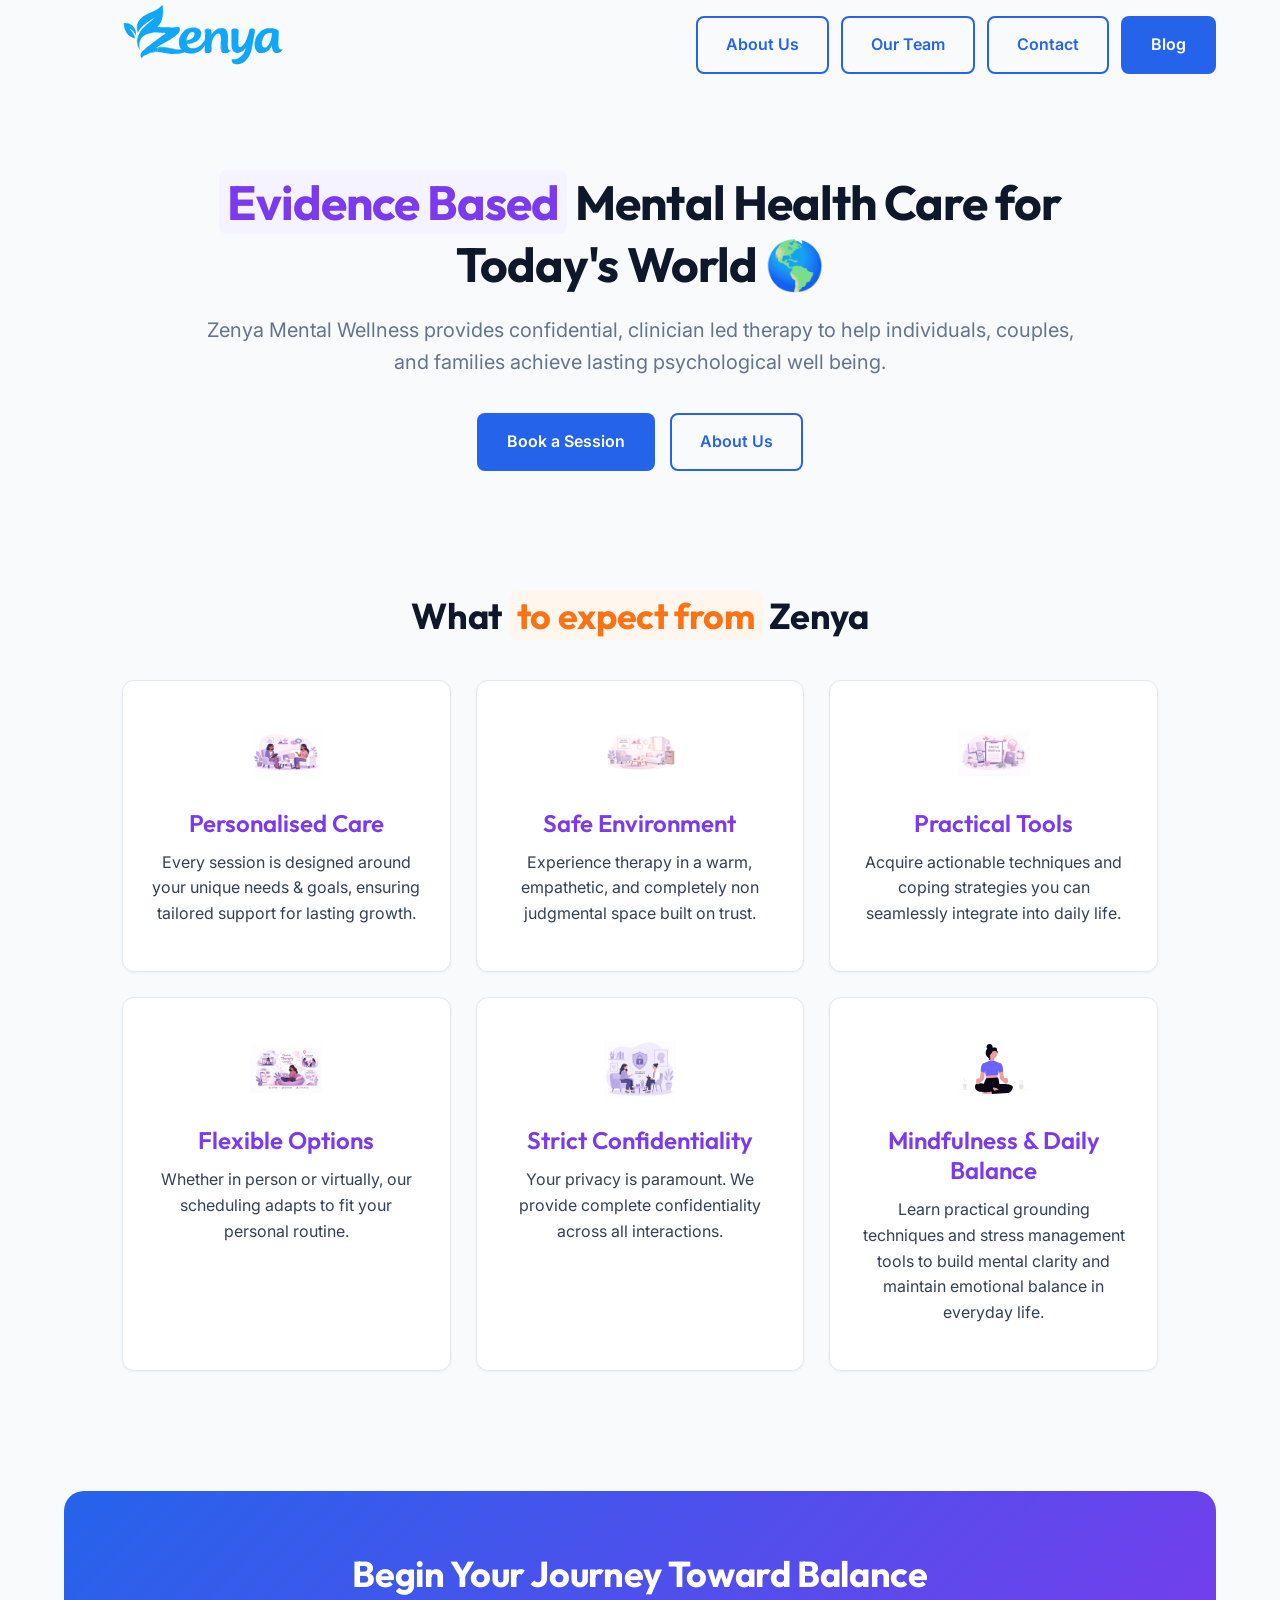
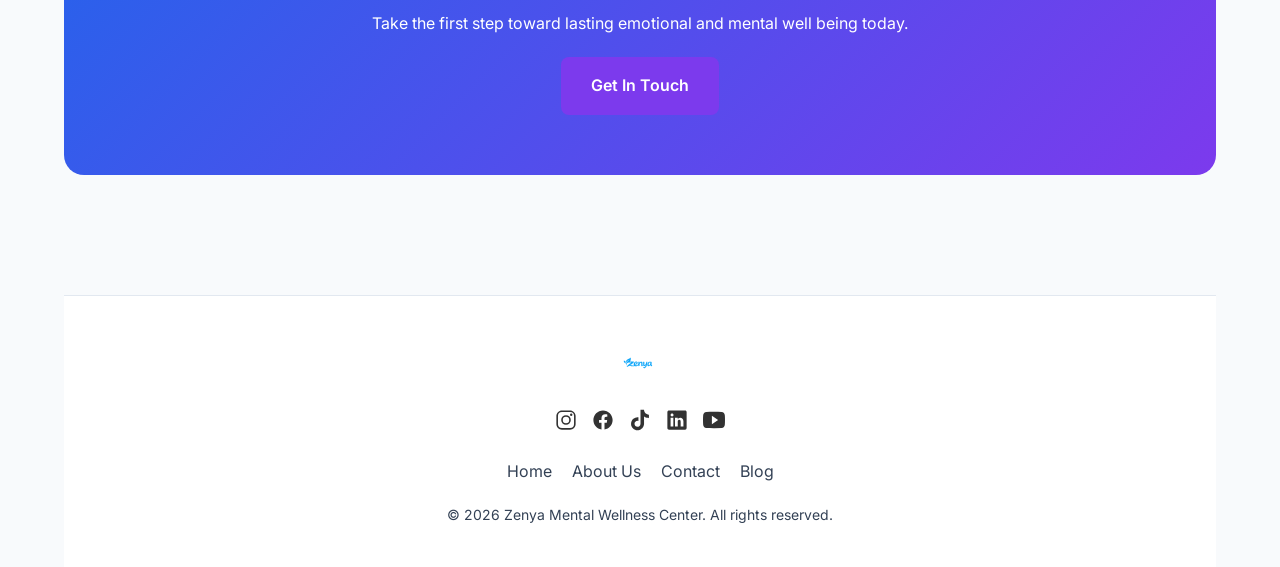
<file: index.html>
<!DOCTYPE html>
<html lang="en">
<head>
    <meta charset="UTF-8">
    <meta name="viewport" content="width=device-width, initial-scale=1.0">
    <title>Zenya Mental Wellness | Evidence-Based Care</title>
    <link rel="icon" href="Zenya-Images/new-favicon.svg" type="image/svg">
    <link rel="stylesheet" href="zenya.css">
</head>
<body>

    <div class="container">
        <!-- Header Nav -->
        <header>
            <nav class="navbar">
    <a href="index.html">
        <img class="logo-md" src="Zenya-Images/Zenya-logo-newest.svg" alt="Zenya Logo">
    </a>

    <button class="hamburger" id="hamburger" aria-label="Toggle Navigation">
        <span></span>
        <span></span>
        <span></span>
    </button>

    <ul class="nav-btn-container" id="navMenu">
        <li><a class="btn btn-primary-outline" href="About-zenya.html">About Us</a></li>
        <li><a class="btn btn-primary-outline" href="our-team.html">Our Team</a></li>
        <li><a class="btn btn-primary-outline" href="contact-zenya.html">Contact</a></li>
        <li><a class="btn btn-primary" href="zenya-blog.html">Blog</a></li>
    </ul>
</nav>
        </header>

        <!-- Hero Section -->
        <main>
            <section class="hero-section">
                <h1 id="hero-heading">
                    <span class="highlight highlight-secondary">Evidence Based</span> Mental Health Care for Today's World 🌎
                </h1>
                <p id="hero-paragraph">
                    Zenya Mental Wellness provides confidential, clinician led therapy to help individuals, couples, and families achieve lasting psychological well being.
                </p>
                <div class="hero-links">
                    <a class="btn btn-primary" href="contact-zenya.html">Book a Session</a>
                    <a class="btn btn-primary-outline" href="About-zenya.html">About Us</a>
                </div>
            </section>

            <!-- Expect Section -->
            <section class="expect-section">
                <h2 class="expect-main-heading">
                    What <span class="highlight highlight-tertiary">to expect from</span> Zenya
                </h2>

                <div class="expect-grid">
                    <article class="expect-card">
                        <img class="expect-img" src="Zenya-Images/personalised-therapy.png" alt="Personalised therapy">
                        <h3 class="expect-heading">Personalised Care</h3>
                        <p>Every session is designed around your unique needs & goals, ensuring tailored support for lasting growth.</p>
                    </article>

                    <article class="expect-card">
                        <img class="expect-img" src="Zenya-Images/safe&welcoming.png" alt="Safe space">
                        <h3 class="expect-heading">Safe Environment</h3>
                        <p>Experience therapy in a warm, empathetic, and completely non judgmental space built on trust.</p>
                    </article>

                    <article class="expect-card">
                        <img class="expect-img" src="Zenya-Images/tools.png" alt="Practical tools">
                        <h3 class="expect-heading">Practical Tools</h3>
                        <p>Acquire actionable techniques and coping strategies you can seamlessly integrate into daily life.</p>
                    </article>

                    <article class="expect-card">
                        <img class="expect-img" src="Zenya-Images/flexible.png" alt="Flexible options">
                        <h3 class="expect-heading">Flexible Options</h3>
                        <p>Whether in person or virtually, our scheduling adapts to fit your personal routine.</p>
                    </article>

                    <article class="expect-card">
                        <img class="expect-img" src="Zenya-Images/privacy.png" alt="Privacy">
                        <h3 class="expect-heading">Strict Confidentiality</h3>
                        <p>Your privacy is paramount. We provide complete confidentiality across all interactions.</p>
                    </article>
                    
                    <article class="expect-card">
                        <img class="expect-img" src="Zenya-Images/Mindfulness.svg" alt="New Feature/Service Icon">
                        <h3 class="expect-heading"> Mindfulness & Daily Balance </h3>
                        <p>Learn practical grounding techniques and stress management tools to build mental clarity and maintain emotional balance in everyday life.</p>
                    </article>
                </div>
            </section>

            <!-- CTA -->
            <section class="cta-section">
                <div class="cta-card">
                    <h2>Begin Your Journey Toward Balance</h2>
                    <p style="margin-bottom: 2rem;">Take the first step toward lasting emotional and mental well being today.</p>
                    <a href="contact-zenya.html" class="btn btn-secondary">Get In Touch</a>
                </div>
            </section>
        </main>

        <!-- Footer -->
        <footer class="footer">
            <a href="index.html"><img class="logo-sm" src="Zenya-Images/Zenya-logo-newest.svg" alt="Zenya logo"></a>
            <div class="social-icons-container">
                <a href="https://www.instagram.com"><img class="social-icons" src="Zenya-Images/instagram.svg" alt="Instagram"></a>
                <a href="https://www.facebook.com"><img class="social-icons" src="Zenya-Images/facebook.svg" alt="Facebook"></a>
                <a href="https://www.tiktok.com"><img class="social-icons" src="Zenya-Images/tiktok.svg" alt="TikTok"></a>
                <a href="https://www.linkedin.com"><img class="social-icons" src="Zenya-Images/linkedin.svg" alt="LinkedIn"></a>
                <a href="https://www.youtube.com"><img class="social-icons" src="Zenya-Images/youtube.svg" alt="YouTube"></a>
            </div>
            <div class="footer-links-container">
                <a href="index.html">Home</a>
                <a href="About-zenya.html">About Us</a>
                <a href="contact-zenya.html">Contact</a>
                <a href="zenya-blog.html">Blog</a>
            </div>
            <p style="font-size: 1.4rem;">&copy; 2026 Zenya Mental Wellness Center. All rights reserved.</p>
        </footer>
    </div>

    <script src="zenya.js"></script>
</body>
</html>
</file>
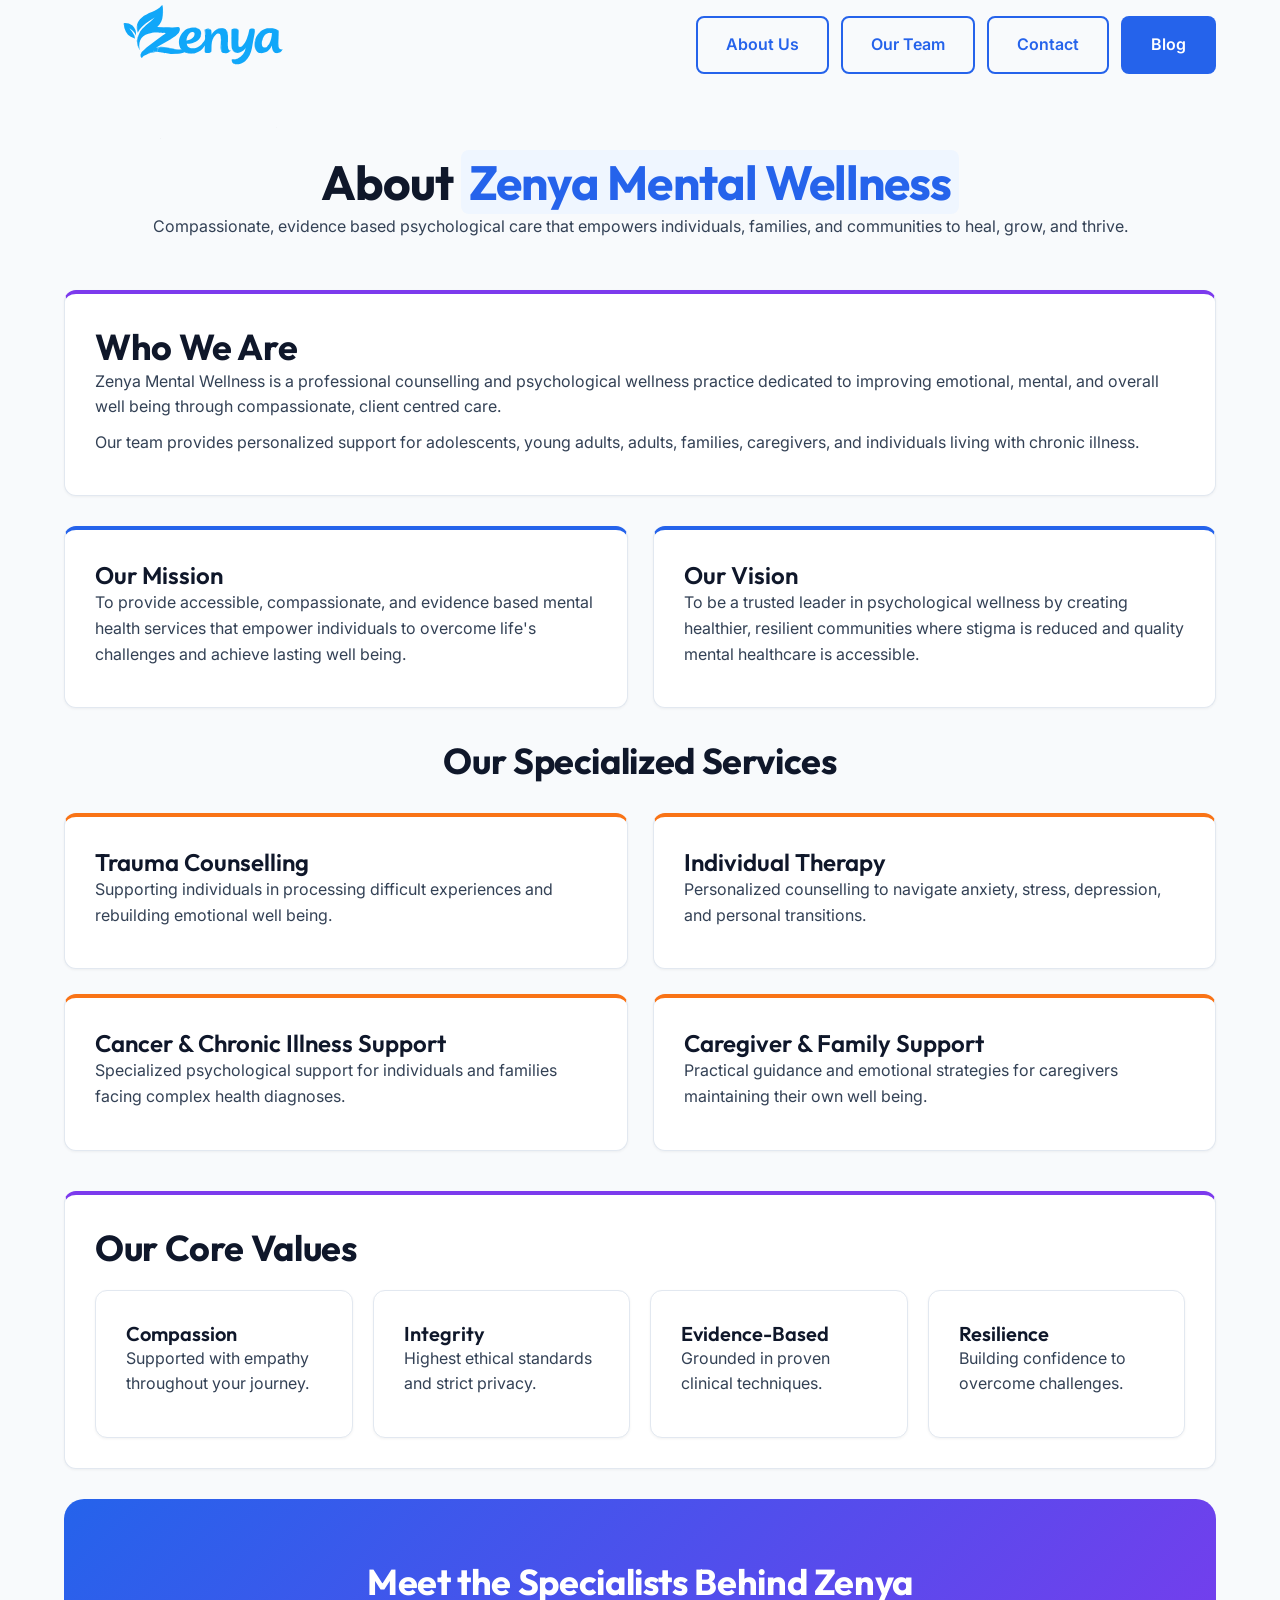
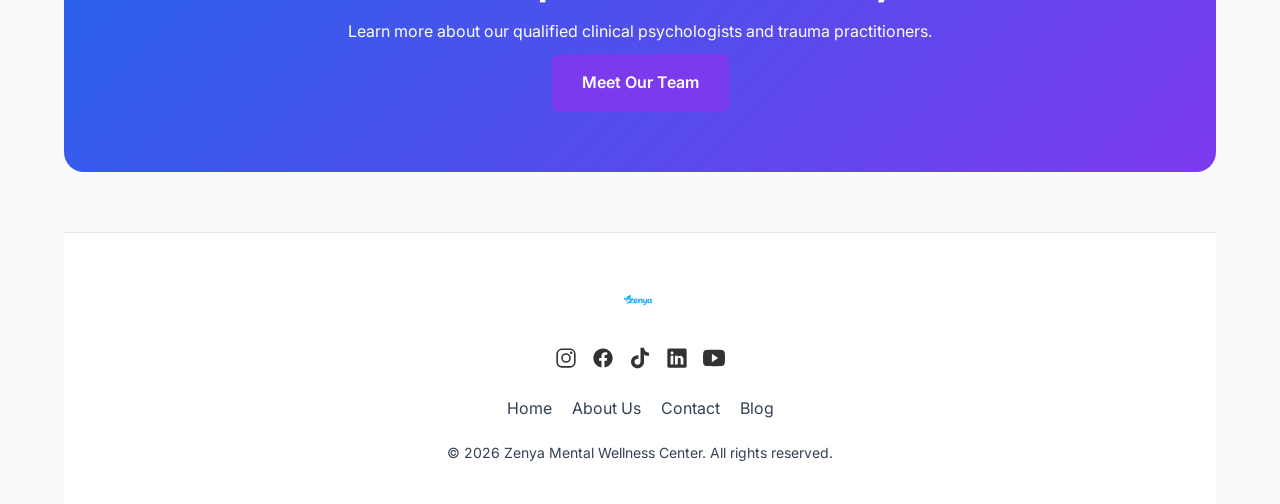
<file: About-zenya.html>
<!DOCTYPE html>
<html lang="en">
<head>
    <meta charset="UTF-8">
    <meta name="viewport" content="width=device-width, initial-scale=1.0">
    <title>About Us | Zenya Mental Wellness</title>
    <link rel="icon" href="Zenya-Images/new-favicon.svg" type="image/svg">
    <link rel="stylesheet" href="zenya.css">
</head>
<body>
    <div class="container">
        <!-- Header Nav -->
        <header>
            <nav class="navbar">
    <a href="index.html">
        <img class="logo-md" src="Zenya-Images/Zenya-logo-newest.svg" alt="Zenya Logo">
    </a>

    <button class="hamburger" id="hamburger" aria-label="Toggle Navigation">
        <span></span>
        <span></span>
        <span></span>
    </button>

    <ul class="nav-btn-container" id="navMenu">
        <li><a class="btn btn-primary-outline" href="About-zenya.html">About Us</a></li>
        <li><a class="btn btn-primary-outline" href="our-team.html">Our Team</a></li>
        <li><a class="btn btn-primary-outline" href="contact-zenya.html">Contact</a></li>
        <li><a class="btn btn-primary" href="zenya-blog.html">Blog</a></li>
    </ul>
</nav>
        </header>

        <main>
            <!-- Hero -->
            <section class="about-hero">
                <h1>About <span class="highlight highlight-primary">Zenya Mental Wellness</span></h1>
                <p>Compassionate, evidence based psychological care that empowers individuals, families, and communities to heal, grow, and thrive.</p>
            </section>

            <!-- Who We Are -->
            <section class="about-card">
                <h2>Who We Are</h2>
                <p>Zenya Mental Wellness is a professional counselling and psychological wellness practice dedicated to improving emotional, mental, and overall well being through compassionate, client centred care.</p>
                <p>Our team provides personalized support for adolescents, young adults, adults, families, caregivers, and individuals living with chronic illness.</p>
            </section>

            <!-- Mission & Vision -->
            <section class="about-grid">
                <div class="info-box">
                    <h3>Our Mission</h3>
                    <p>To provide accessible, compassionate, and evidence based mental health services that empower individuals to overcome life's challenges and achieve lasting well being.</p>
                </div>
                <div class="info-box">
                    <h3>Our Vision</h3>
                    <p>To be a trusted leader in psychological wellness by creating healthier, resilient communities where stigma is reduced and quality mental healthcare is accessible.</p>
                </div>
            </section>

            <!-- Services -->
            <section class="services-section">
                <h2 style="text-align:center; margin-bottom: 3rem;">Our Specialized Services</h2>
                <div class="services-grid">
                    <div class="service-card">
                        <h3>Trauma Counselling</h3>
                        <p>Supporting individuals in processing difficult experiences and rebuilding emotional well being.</p>
                    </div>
                    <div class="service-card">
                        <h3>Individual Therapy</h3>
                        <p>Personalized counselling to navigate anxiety, stress, depression, and personal transitions.</p>
                    </div>
                    <div class="service-card">
                        <h3>Cancer & Chronic Illness Support</h3>
                        <p>Specialized psychological support for individuals and families facing complex health diagnoses.</p>
                    </div>
                    <div class="service-card">
                        <h3>Caregiver & Family Support</h3>
                        <p>Practical guidance and emotional strategies for caregivers maintaining their own well being.</p>
                    </div>
                </div>
            </section>

            <!-- Core Values -->
            <section class="about-card" style="margin-top: 4rem;">
                <h2>Our Core Values</h2>
                <div class="values-grid" style="margin-top: 2rem;">
                    <div class="value-card"><h4>Compassion</h4><p>Supported with empathy throughout your journey.</p></div>
                    <div class="value-card"><h4>Integrity</h4><p>Highest ethical standards and strict privacy.</p></div>
                    <div class="value-card"><h4>Evidence-Based</h4><p>Grounded in proven clinical techniques.</p></div>
                    <div class="value-card"><h4>Resilience</h4><p>Building confidence to overcome challenges.</p></div>
                </div>
            </section>

            <!-- CTA Transition to Team -->
            <section class="about-cta">
                <h2>Meet the Specialists Behind Zenya</h2>
                <p>Learn more about our qualified clinical psychologists and trauma practitioners.</p>
                <a href="our-team.html" class="btn btn-secondary">Meet Our Team</a>
            </section>
        </main>

        <!-- Footer -->
        <footer class="footer">
            <a href="index.html"><img class="logo-sm" src="Zenya-Images/Zenya-logo-newest.svg" alt="Zenya logo"></a>
             
            <div class="social-icons-container">
                <a href="https://www.instagram.com"><img class="social-icons" src="Zenya-Images/instagram.svg" alt="Instagram"></a>
                <a href="https://www.facebook.com"><img class="social-icons" src="Zenya-Images/facebook.svg" alt="Facebook"></a>
                <a href="https://www.tiktok.com"><img class="social-icons" src="Zenya-Images/tiktok.svg" alt="TikTok"></a>
                <a href="https://www.linkedin.com"><img class="social-icons" src="Zenya-Images/linkedin.svg" alt="LinkedIn"></a>
                <a href="https://www.youtube.com"><img class="social-icons" src="Zenya-Images/youtube.svg" alt="YouTube"></a>
            </div>
            <div class="footer-links-container">
                <a href="index.html">Home</a>
                <a href="About-zenya.html">About Us</a>
                <a href="contact-zenya.html">Contact</a>
                <a href="zenya-blog.html">Blog</a>
            </div>
            <p style="font-size: 1.4rem;">&copy; 2026 Zenya Mental Wellness Center. All rights reserved.</p>
        </footer>
    </div>

    <script src="zenya.js"></script>
</body>
</html>
</file>
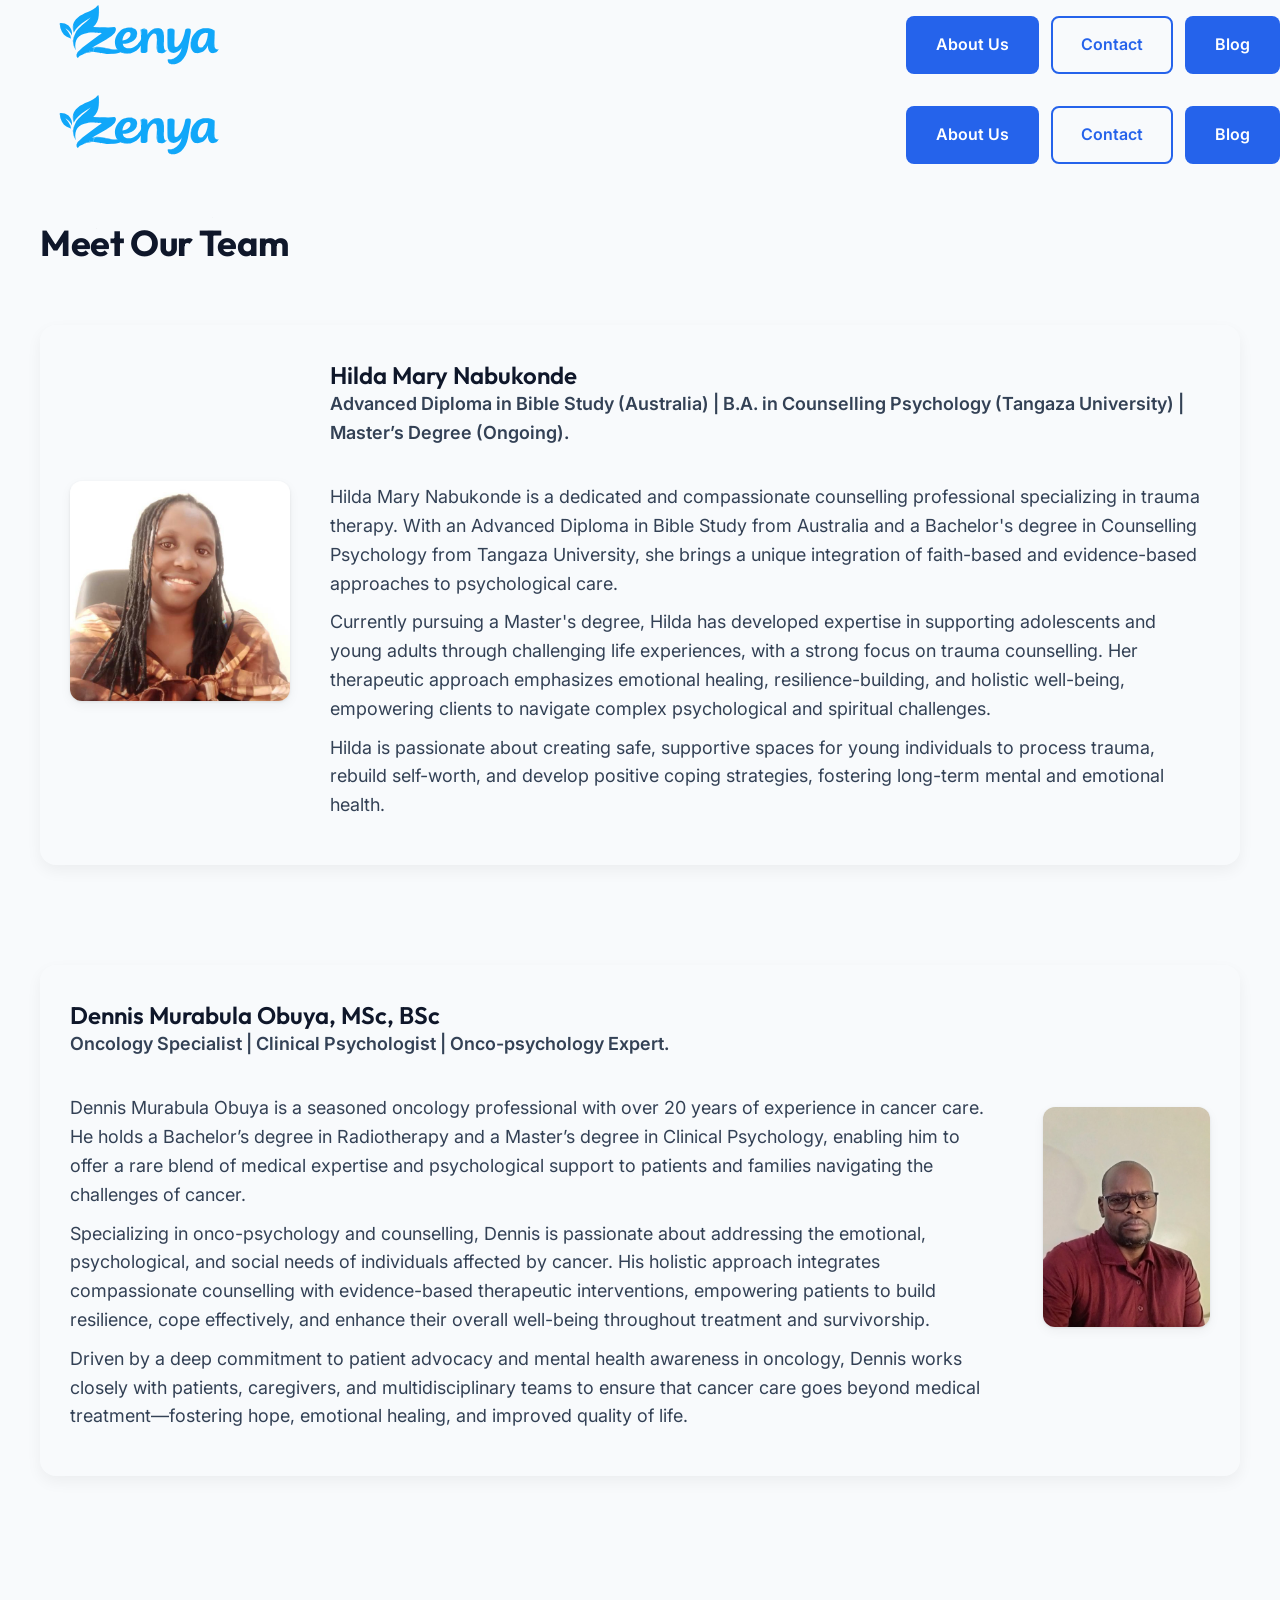
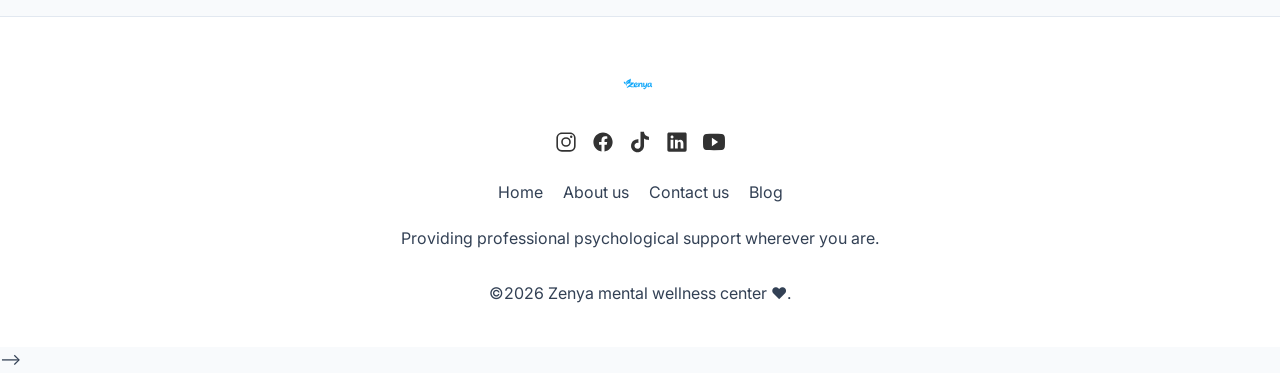
<file: About2-zenya.html>
<!DOCTYPE html>
<html lang="en">
   <head>
    <meta charset="UTF-8">
    <meta name="viewport" content="width=device-width, initial-scale=1.0">
    <link rel="preconnect" href="https://fonts.googleapis.com">
    <link rel="preconnect" href="https://fonts.gstatic.com" crossorigin>
    <link href="https://fonts.googleapis.com/css2?family=Poppins:ital,wght@0,100;0,200;0,300;0,400;0,500;0,600;0,700;0,800;0,900;1,100;1,200;1,300;1,400;1,500;1,600;1,700;1,800;1,900&display=swap" rel="stylesheet">
    <link rel="stylesheet" href="zenya.css">
    <title>About Zenya Mental Wellness</title>
    <link rel="icon" href="Zenya-Images/new-favicon.svg" type="image/svg">
</head>
<body>
    <header>
         <nav class="navbar">
            <a href="index.html"><img class="logo-md" src="Zenya-Images/Zenya-logo-newest.svg" alt="Zenya Logo"></a>
        <ul class="nav-btn-container">
            <li><a class="btn btn-primary" href="About-zenya.html">About Us</a></li>
            <li><a class="btn btn-primary-outline" href="contact-zenya.html">Contact</a></li>
            <li><a class="btn btn-primary" href="zenya-blog.html">Blog</a></li>
        </ul>
        </nav> 
         <nav class="navbar">

    <a href="index.html">
        <img class="logo-md" src="Zenya-Images/Zenya-logo-newest.svg" alt="Zenya Logo">
    </a>

    <button class="hamburger" id="hamburger">
        <span></span>
        <span></span>
        <span></span>
    </button>

    <ul class="nav-btn-container" id="navMenu">
        <li><a class="btn btn-primary" href="About-zenya.html">About Us</a></li>
        <li><a class="btn btn-primary-outline" href="contact-zenya.html">Contact</a></li>
        <li><a class="btn btn-primary" href="zenya-blog.html">Blog</a></li>
    </ul>

</nav>
         <main>
        
        <!-- HERO SECTION -->
         <!-- MAIN PROPRIETORS SECTION -->
<main>
   <!-- Team Section -->
<section class="proprietors-section">
    <h2 class="proprietor-title">Meet Our Team</h2>

    <!-- Hilda -->
    <div class="proprietor-card">
        <div class="proprietor-img">
            <img src="/Zenya-Images/Hilda-pic.jpg" alt="Hilda Mary Nabukonde">
        </div>
        <div class="proprietor-text">
            <h3>Hilda Mary Nabukonde</h3>
            <p class="qualifications">
                Advanced Diploma in Bible Study (Australia) | B.A. in Counselling Psychology (Tangaza University) | Master’s Degree (Ongoing).
                
            </p>
            <br>
            <p>Hilda Mary Nabukonde is a dedicated and compassionate counselling professional specializing in trauma therapy. With an Advanced Diploma in Bible Study from Australia and a Bachelor's degree in Counselling Psychology from Tangaza University, she brings a unique integration of faith-based and evidence-based approaches to psychological care.</p>
            <p>Currently pursuing a Master's degree, Hilda has developed expertise in supporting adolescents and young adults through challenging life experiences, with a strong focus on trauma counselling. Her therapeutic approach emphasizes emotional healing, resilience-building, and holistic well-being, empowering clients to navigate complex psychological and spiritual challenges.</p>
            <p>Hilda is passionate about creating safe, supportive spaces for young individuals to process trauma, rebuild self-worth, and develop positive coping strategies, fostering long-term mental and emotional health.</p>
        </div>
    </div>

    <!-- Dennis -->
    <div class="proprietor-card reverse">
        <div class="proprietor-img">
            <img src="/Zenya-Images/denno pic.jpg" alt="Dennis Murabula Obuya">
        </div>
        <div class="proprietor-text">
            <h3>Dennis Murabula Obuya, MSc, BSc</h3>
            <p class="qualifications">
                Oncology Specialist | Clinical Psychologist | Onco-psychology Expert.
            </p>
            <br>
            <p>Dennis Murabula Obuya is a seasoned oncology professional with over 20 years of experience in cancer care. He holds a Bachelor’s degree in Radiotherapy and a Master’s degree in Clinical Psychology, enabling him to offer a rare blend of medical expertise and psychological support to patients and families navigating the challenges of cancer.</p>
            <p>Specializing in onco-psychology and counselling, Dennis is passionate about addressing the emotional, psychological, and social needs of individuals affected by cancer. His holistic approach integrates compassionate counselling with evidence-based therapeutic interventions, empowering patients to build resilience, cope effectively, and enhance their overall well-being throughout treatment and survivorship.</p>
            <p>Driven by a deep commitment to patient advocacy and mental health awareness in oncology, Dennis works closely with patients, caregivers, and multidisciplinary teams to ensure that cancer care goes beyond medical treatment—fostering hope, emotional healing, and improved quality of life.</p>
        </div>
    </div>
</section>
</main>
<!-- 
<!-- FOOTER SECTION -->
        <footer class="footer">
    <a href="index.html"><img class="logo-sm" src="Zenya-Images/Zenya-logo-newest.svg" alt="Zenya logo"></a>
    <ul class="social-icons-container" >
        <a href="https://www.instagram.com"><img class="social-icons" src="Zenya-Images/instagram.svg" alt="Instagram Icon" ></a>
        <a href="https://www.facebook.com"><img class="social-icons" src="Zenya-Images/facebook.svg" alt="facebook icon" ></a>
        <a href="https://www.tiktok.com"><img class="social-icons" src="Zenya-Images/tiktok.svg" alt="tiktok icon"  ></a>
        <a href="https://www.linkedin.com"><img class="social-icons" src="Zenya-Images/linkedin.svg" alt="linked in Icon"></a>
        <a href="https://www.youtube.com"><img class="social-icons" src="Zenya-Images/youtube.svg" alt="Youtube icon"></a>
  </ul>
   <ul class="footer-links-container">
        <a href="index.html">Home</a>
        <a href="About-zenya.html">About us</a>
        <a href="contact-zenya.html">Contact us</a>
        <a href="zenya-blog.html">Blog</a>
  </ul>
    <p class="small-text">Providing professional psychological support wherever you are.</p>
    <p class="small-text">&copy;2026 Zenya mental wellness center ❤️.</p>
   </footer>
   <script src="zenya.js"></script>
</body>
</html>  -->
</file>
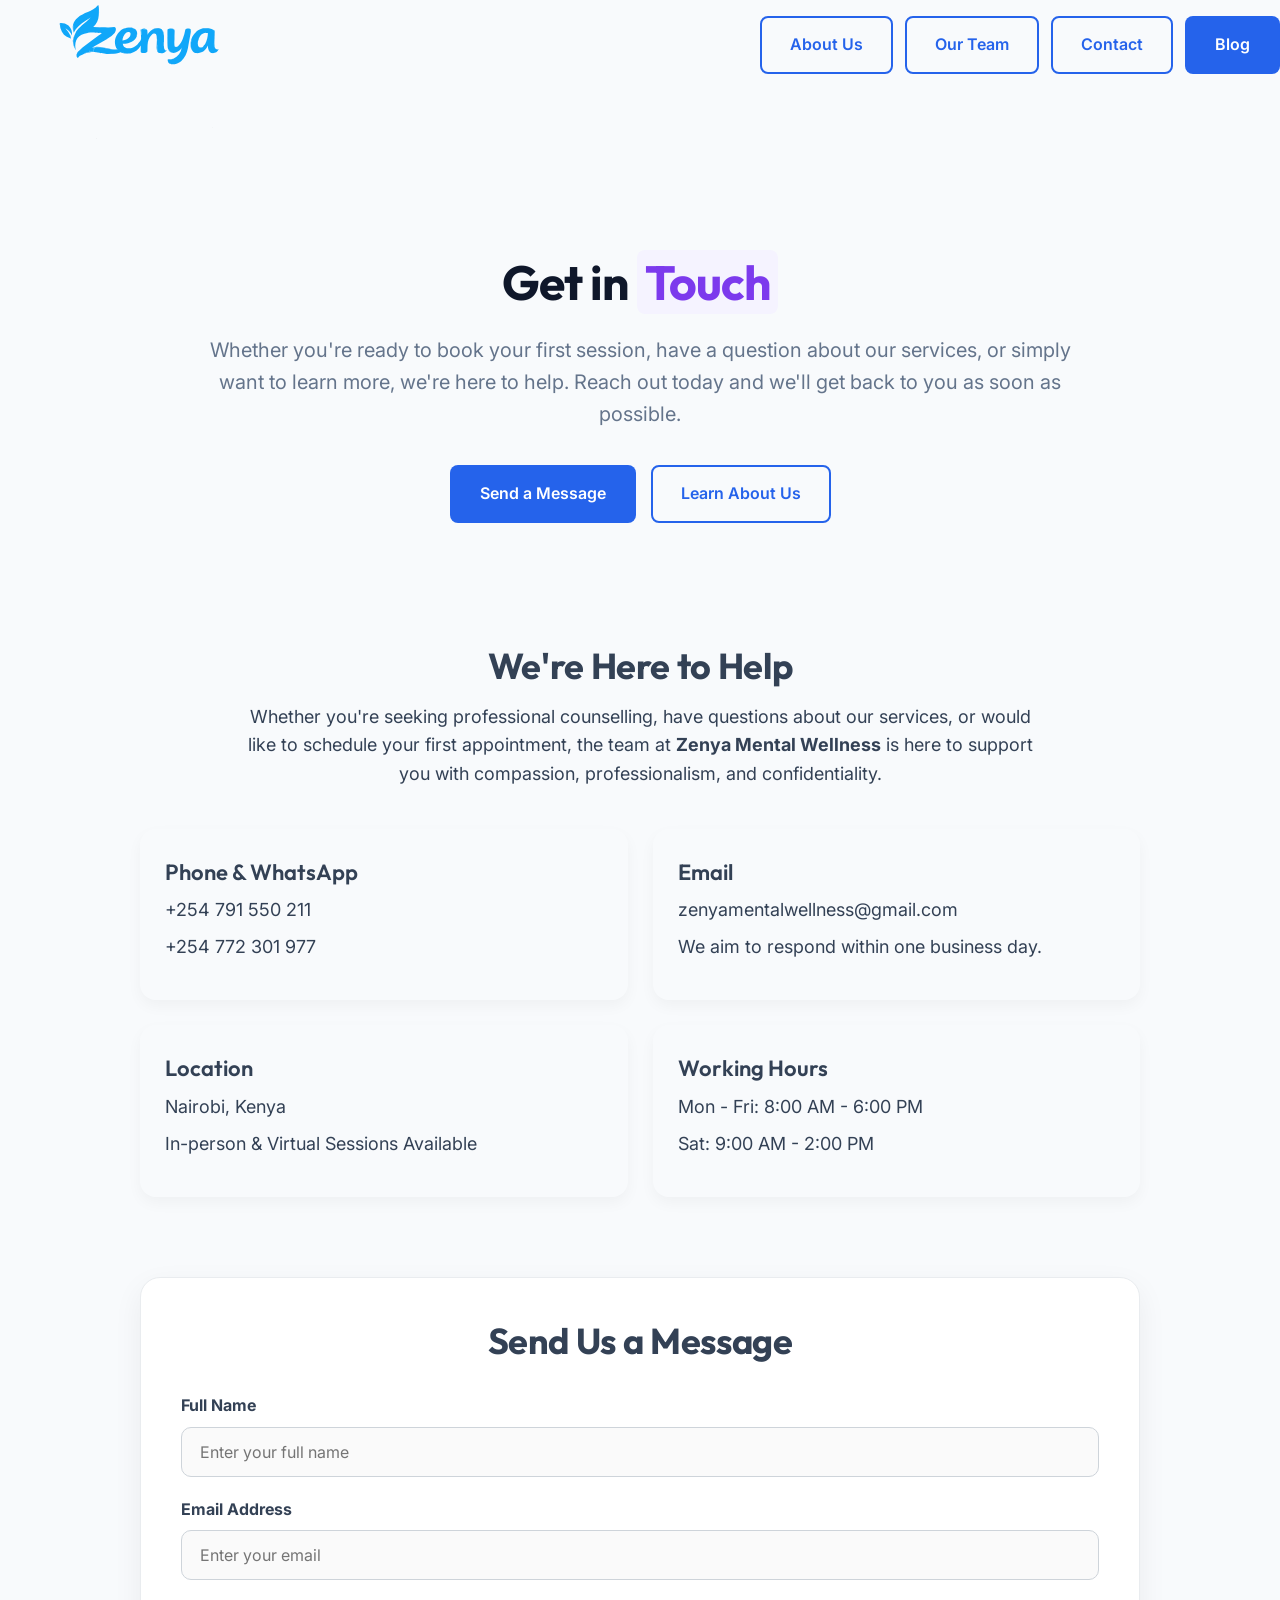
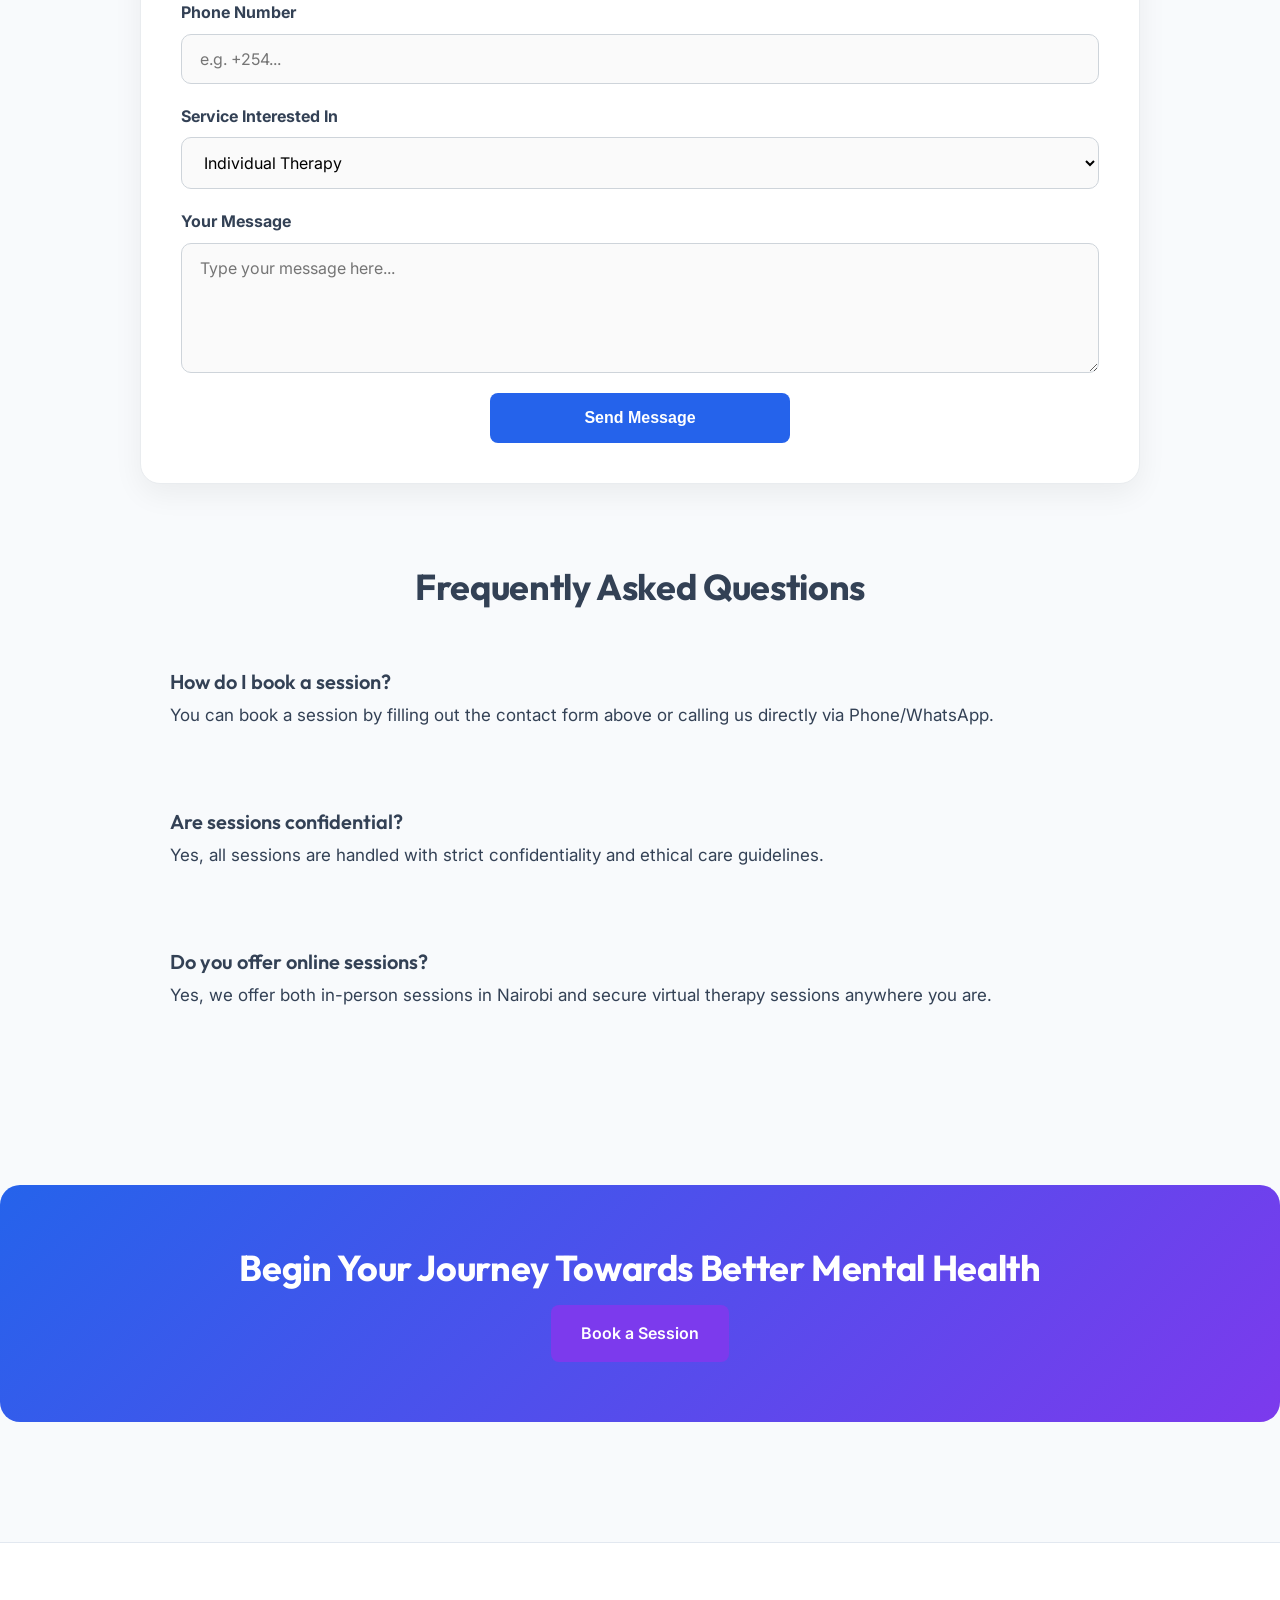
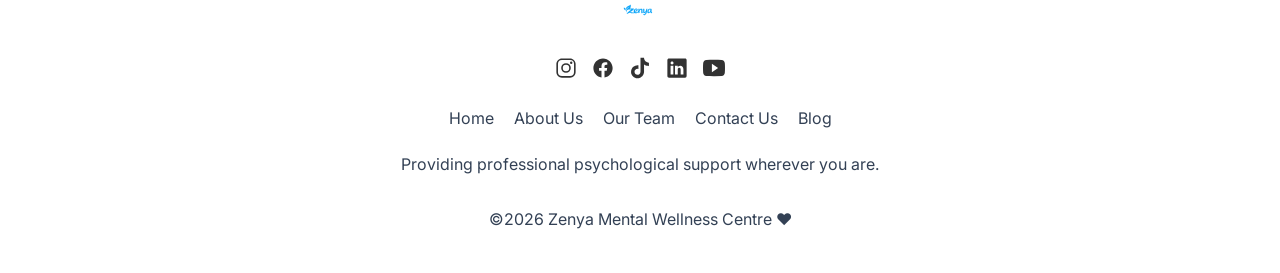
<file: contact-zenya.html>
<!DOCTYPE html>
<html lang="en">
<head>
    <meta charset="UTF-8">
    <meta name="viewport" content="width=device-width, initial-scale=1.0">
    <link rel="preconnect" href="https://fonts.googleapis.com">
    <link rel="preconnect" href="https://fonts.gstatic.com" crossorigin>
    <link href="https://fonts.googleapis.com/css2?family=Poppins:wght@100;300;400;500;600;700&display=swap" rel="stylesheet">
    <link rel="stylesheet" href="zenya.css">
    <title>Contact Us | Zenya Mental Wellness</title>
    <link rel="icon" href="Zenya-Images/new-favicon.svg" type="image/svg">
</head>
<body>
    <header>
        <nav class="navbar">
            <a href="index.html">
                <img class="logo-md" src="Zenya-Images/Zenya-logo-newest.svg" alt="Zenya Logo">
            </a>

            <button class="hamburger" id="hamburger" aria-label="Toggle Navigation">
                <span></span>
                <span></span>
                <span></span>
            </button>

            <ul class="nav-btn-container" id="navMenu">
                <li><a class="btn btn-primary-outline" href="about-zenya.html">About Us</a></li>
                <li><a class="btn btn-primary-outline" href="our-team.html">Our Team</a></li>
                <li><a class="btn btn-primary-outline" href="contact-zenya.html">Contact</a></li>
                <li><a class="btn btn-primary" href="zenya-blog.html">Blog</a></li>
            </ul>
        </nav>
    </header>
         <main>
<!-- HERO SECTION -->
<section class="hero-section" style="margin: 80px auto 60px; text-align: center;">
    <h1 id="hero-heading">Get in <span class="highlight highlight-secondary">Touch</span></h1>
    <p id="hero-paragraph">
        Whether you're ready to book your first session, have a question about our
        services, or simply want to learn more, we're here to help. Reach out today
        and we'll get back to you as soon as possible.
    </p>
    <ul class="hero-links">
        <li><a class="btn btn-primary" href="#contact-form">Send a Message</a></li>
        <li><a class="btn btn-primary-outline" href="About-zenya.html">Learn About Us</a></li>
    </ul>
</section>

            <!-- CONTACT INFO CARDS -->
            <section class="contact-info-section">
                <div class="contact-header-text">
                    <h2>We're Here to Help</h2>
                    <p>
                        Whether you're seeking professional counselling, have questions about our
                        services, or would like to schedule your first appointment, the team at
                        <strong>Zenya Mental Wellness</strong> is here to support you with
                        compassion, professionalism, and confidentiality.
                    </p>
                </div>

                <div class="contact-grid">
                    <div class="contact-card">
                        <h3>Phone & WhatsApp</h3>
                        <p>+254 791 550 211</p>
                        <p>+254 772 301 977</p>
                    </div>
                    <div class="contact-card">
                        <h3>Email</h3>
                        <p>zenyamentalwellness@gmail.com</p>
                        <p class="small-text" style="margin-top: 0.5rem; color: var(--grey-base);">We aim to respond within one business day.</p>
                    </div>
                    <div class="contact-card">
                        <h3>Location</h3>
                        <p>Nairobi, Kenya</p>
                        <p class="small-text" style="margin-top: 0.5rem; color: var(--grey-base);">In-person & Virtual Sessions Available</p>
                    </div>
                    <div class="contact-card">
                        <h3>Working Hours</h3>
                        <p>Mon - Fri: 8:00 AM - 6:00 PM</p>
                        <p>Sat: 9:00 AM - 2:00 PM</p>
                    </div>
                </div>
            </section>

            <!-- CONTACT FORM SECTION -->
            <section class="contact-form-section" id="contact-form">
                <h2>Send Us a Message</h2>
                <form class="contact-form" action="https://formspree.io/f/xwvnnkgj" method="post">
                    <input type="hidden" name="_redirect" value="zenya.html">
                    <input type="text" name="_gotcha" style="display:none">

                    <div class="form-group">
                        <label for="name">Full Name</label>
                        <input type="text" id="name" name="name" placeholder="Enter your full name" required>
                    </div>

                    <div class="form-group">
                        <label for="email">Email Address</label>
                        <input type="email" id="email" name="email" placeholder="Enter your email" required>
                    </div>

                    <div class="form-group">
                        <label for="phone">Phone Number</label>
                        <input type="tel" id="phone" name="phone" placeholder="e.g. +254...">
                    </div>

                    <div class="form-group">
                        <label for="service">Service Interested In</label>
                        <select id="service" name="service">
                            <option>Individual Therapy</option>
                            <option>Couples Therapy</option>
                            <option>Family Therapy</option>
                            <option>Consultation</option>
                        </select>
                    </div>

                    <div class="form-group">
                        <label for="message">Your Message</label>
                        <textarea id="message" name="message" rows="5" placeholder="Type your message here..."></textarea>
                    </div>

                    <button type="submit" class="btn btn-primary" style="align-self: center; width: 100%; max-width: 300px; cursor: pointer;">Send Message</button>
                </form>
            </section>

            <!-- FAQ SECTION -->
            <section class="faq-section">
                <h2>Frequently Asked Questions</h2>
                <div class="faq-grid">
                    <div class="faq-item">
                        <h3>How do I book a session?</h3>
                        <p>You can book a session by filling out the contact form above or calling us directly via Phone/WhatsApp.</p>
                    </div>
                    <div class="faq-item">
                        <h3>Are sessions confidential?</h3>
                        <p>Yes, all sessions are handled with strict confidentiality and ethical care guidelines.</p>
                    </div>
                    <div class="faq-item">
                        <h3>Do you offer online sessions?</h3>
                        <p>Yes, we offer both in-person sessions in Nairobi and secure virtual therapy sessions anywhere you are.</p>
                    </div>
                </div>
            </section>

            <!-- CTA SECTION -->
            <section class="cta-section">
                <div class="cta-card">
                    <h2 id="cta-heading" style="color: var(--white);">Begin Your Journey Towards Better Mental Health</h2>
                    <a href="#contact-form" class="btn btn-secondary">Book a Session</a>
                </div>
            </section>
        </main>

        <!-- FOOTER -->
        <footer class="footer">
            <a href="index.html"><img class="logo-sm" src="Zenya-Images/Zenya-logo-newest.svg" alt="Zenya logo"></a>
            <div class="social-icons-container">
                <a href="#"><img class="social-icons" src="Zenya-Images/instagram.svg" alt="Instagram"></a>
                <a href="#"><img class="social-icons" src="Zenya-Images/facebook.svg" alt="Facebook"></a>
                <a href="#"><img class="social-icons" src="Zenya-Images/tiktok.svg" alt="TikTok"></a>
                <a href="#"><img class="social-icons" src="Zenya-Images/linkedin.svg" alt="LinkedIn"></a>
                <a href="#"><img class="social-icons" src="Zenya-Images/youtube.svg" alt="YouTube"></a>
            </div>
            <div class="footer-links-container">
                <a href="index.html">Home</a>
                <a href="About-zenya.html">About Us</a>
                <a href="our-team.html">Our Team</a>
                <a href="contact-zenya.html">Contact Us</a>
                <a href="zenya-blog.html">Blog</a>
            </div>
            <p class="small-text">Providing professional psychological support wherever you are.</p>
            <p class="small-text">&copy;2026 Zenya Mental Wellness Centre ❤️</p>
        </footer>
    </div>

    <script src="zenya.js"></script>
</body>
</html>
</file>
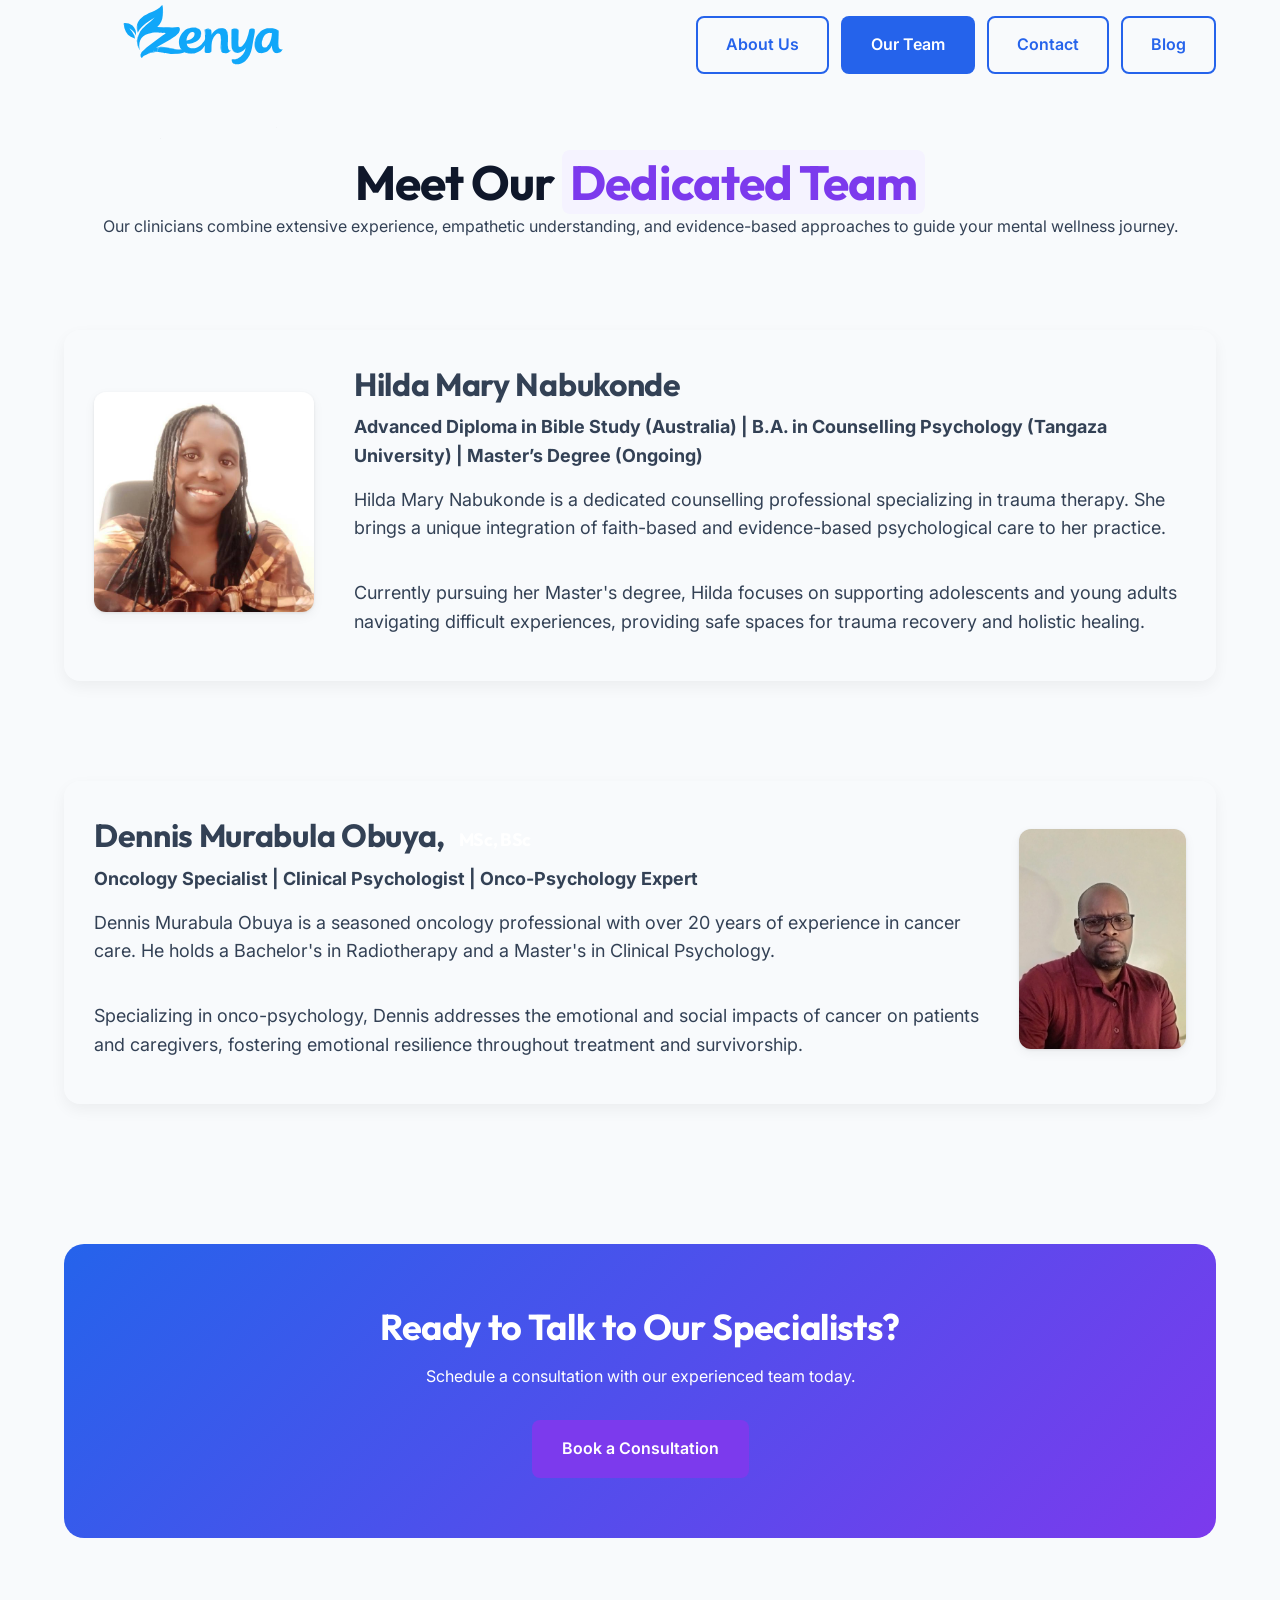
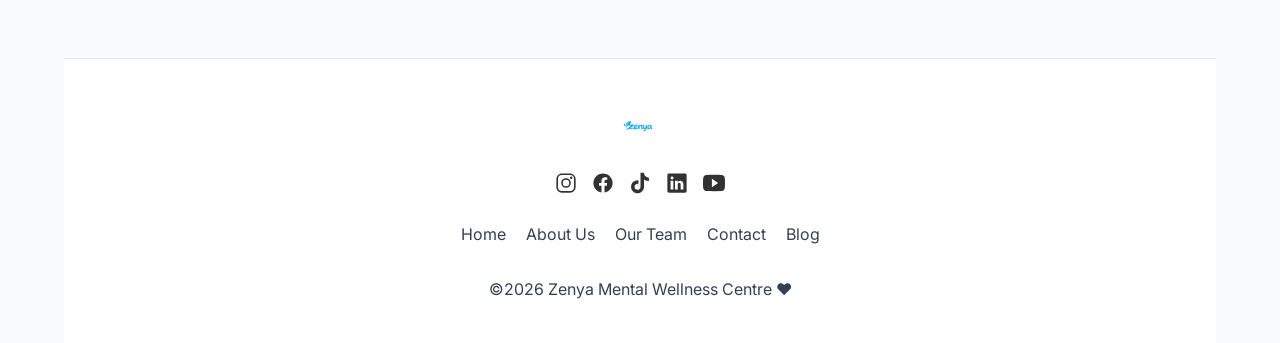
<file: our-team.html>
<!DOCTYPE html>
<html lang="en">
<head>
    <meta charset="UTF-8">
    <meta name="viewport" content="width=device-width, initial-scale=1.0">
    <title>Meet Our Team | Zenya Mental Wellness</title>
    <link rel="icon" href="Zenya-Images/new-favicon.svg" type="image/svg">
    <link rel="stylesheet" href="zenya.css">
</head>
<body>
    <div class="container">
        <!-- Header Nav -->
        <header>
            <nav class="navbar">
                <a href="index.html">
                    <img class="logo-md" src="Zenya-Images/Zenya-logo-newest.svg" alt="Zenya Logo">
                </a>

                <button class="hamburger" id="hamburger" aria-label="Toggle Navigation">
                    <span></span>
                    <span></span>
                    <span></span>
                </button>

                <ul class="nav-btn-container" id="navMenu">
                    <li><a class="btn btn-primary-outline" href="About-zenya.html">About Us</a></li>
                    <li><a class="btn btn-primary" href="our-team.html">Our Team</a></li>
                    <li><a class="btn btn-primary-outline" href="contact-zenya.html">Contact</a></li>
                    <li><a class="btn btn-primary-outline" href="zenya-blog.html">Blog</a></li>
                </ul>
            </nav>
        </header>

        <main>
            <!-- Hero Header -->
            <section class="about-hero">
                <h1>Meet Our <span class="highlight highlight-secondary">Dedicated Team</span></h1>
                <p>Our clinicians combine extensive experience, empathetic understanding, and evidence-based approaches to guide your mental wellness journey.</p>
            </section>

            <!-- Proprietors / Team Section -->
            <section class="proprietors-section">
                <!-- Hilda Card -->
                <article class="proprietor-card">
                    <div class="proprietor-img">
                        <img src="Zenya-Images/Hilda-pic.jpg" alt="Hilda Mary Nabukonde">
                    </div>
                    <div class="proprietor-text">
                        <h2>Hilda Mary Nabukonde</h2>
                        <p class="small-text" style="color: var(--secondary-base); font-weight: 700; margin-bottom: 1.5rem;">
                            Advanced Diploma in Bible Study (Australia) | B.A. in Counselling Psychology (Tangaza University) | Master’s Degree (Ongoing)
                        </p>
                        <p>Hilda Mary Nabukonde is a dedicated counselling professional specializing in trauma therapy. She brings a unique integration of faith-based and evidence-based psychological care to her practice.</p>
                        <br>
                        <p>Currently pursuing her Master's degree, Hilda focuses on supporting adolescents and young adults navigating difficult experiences, providing safe spaces for trauma recovery and holistic healing.</p>
                    </div>
                </article>

                <!-- Dennis Card (Alternating) -->
                <article class="proprietor-card reverse">
                    <div class="proprietor-img">
                        <img src="Zenya-Images/denno pic.jpg" alt="Dennis Murabula Obuya">
                    </div>
                    <div class="proprietor-text">
                        <h2>Dennis Murabula Obuya, <span>MSc, BSc</span></h2>
                        <p class="small-text" style="color: var(--secondary-base); font-weight: 700; margin-bottom: 1.5rem;">
                            Oncology Specialist | Clinical Psychologist | Onco-Psychology Expert
                        </p>
                        <p>Dennis Murabula Obuya is a seasoned oncology professional with over 20 years of experience in cancer care. He holds a Bachelor's in Radiotherapy and a Master's in Clinical Psychology.</p>
                        <br>
                        <p>Specializing in onco-psychology, Dennis addresses the emotional and social impacts of cancer on patients and caregivers, fostering emotional resilience throughout treatment and survivorship.</p>
                    </div>
                </article>
            </section>

            <!-- Call to Action -->
            <section class="cta-section">
                <div class="cta-card">
                    <h2 id="cta-heading" style="color: var(--white);">Ready to Talk to Our Specialists?</h2>
                    <p style="margin-bottom: 3rem; color: var(--white);">Schedule a consultation with our experienced team today.</p>
                    <a href="contact-zenya.html" class="btn btn-secondary">Book a Consultation</a>
                </div>
            </section>
        </main>

        <!-- Footer -->
        <footer class="footer">
            <a href="index.html"><img class="logo-sm" src="Zenya-Images/Zenya-logo-newest.svg" alt="Zenya logo"></a>
            <div class="social-icons-container">
                <a href="https://www.instagram.com"><img class="social-icons" src="Zenya-Images/instagram.svg" alt="Instagram"></a>
                <a href="https://www.facebook.com"><img class="social-icons" src="Zenya-Images/facebook.svg" alt="Facebook"></a>
                <a href="https://www.tiktok.com"><img class="social-icons" src="Zenya-Images/tiktok.svg" alt="TikTok"></a>
                <a href="https://www.linkedin.com"><img class="social-icons" src="Zenya-Images/linkedin.svg" alt="LinkedIn"></a>
                <a href="https://www.youtube.com"><img class="social-icons" src="Zenya-Images/youtube.svg" alt="YouTube"></a>
            </div>
            <div class="footer-links-container">
                <a href="index.html">Home</a>
                <a href="About-zenya.html">About Us</a>
                <a href="our-team.html">Our Team</a>
                <a href="contact-zenya.html">Contact</a>
                <a href="zenya-blog.html">Blog</a>
            </div>
            <p class="small-text" style="margin-top: 1rem;">&copy;2026 Zenya Mental Wellness Centre ❤️</p>
        </footer>
    </div>

    <script src="zenya.js"></script>
</body>
</html>
</file>
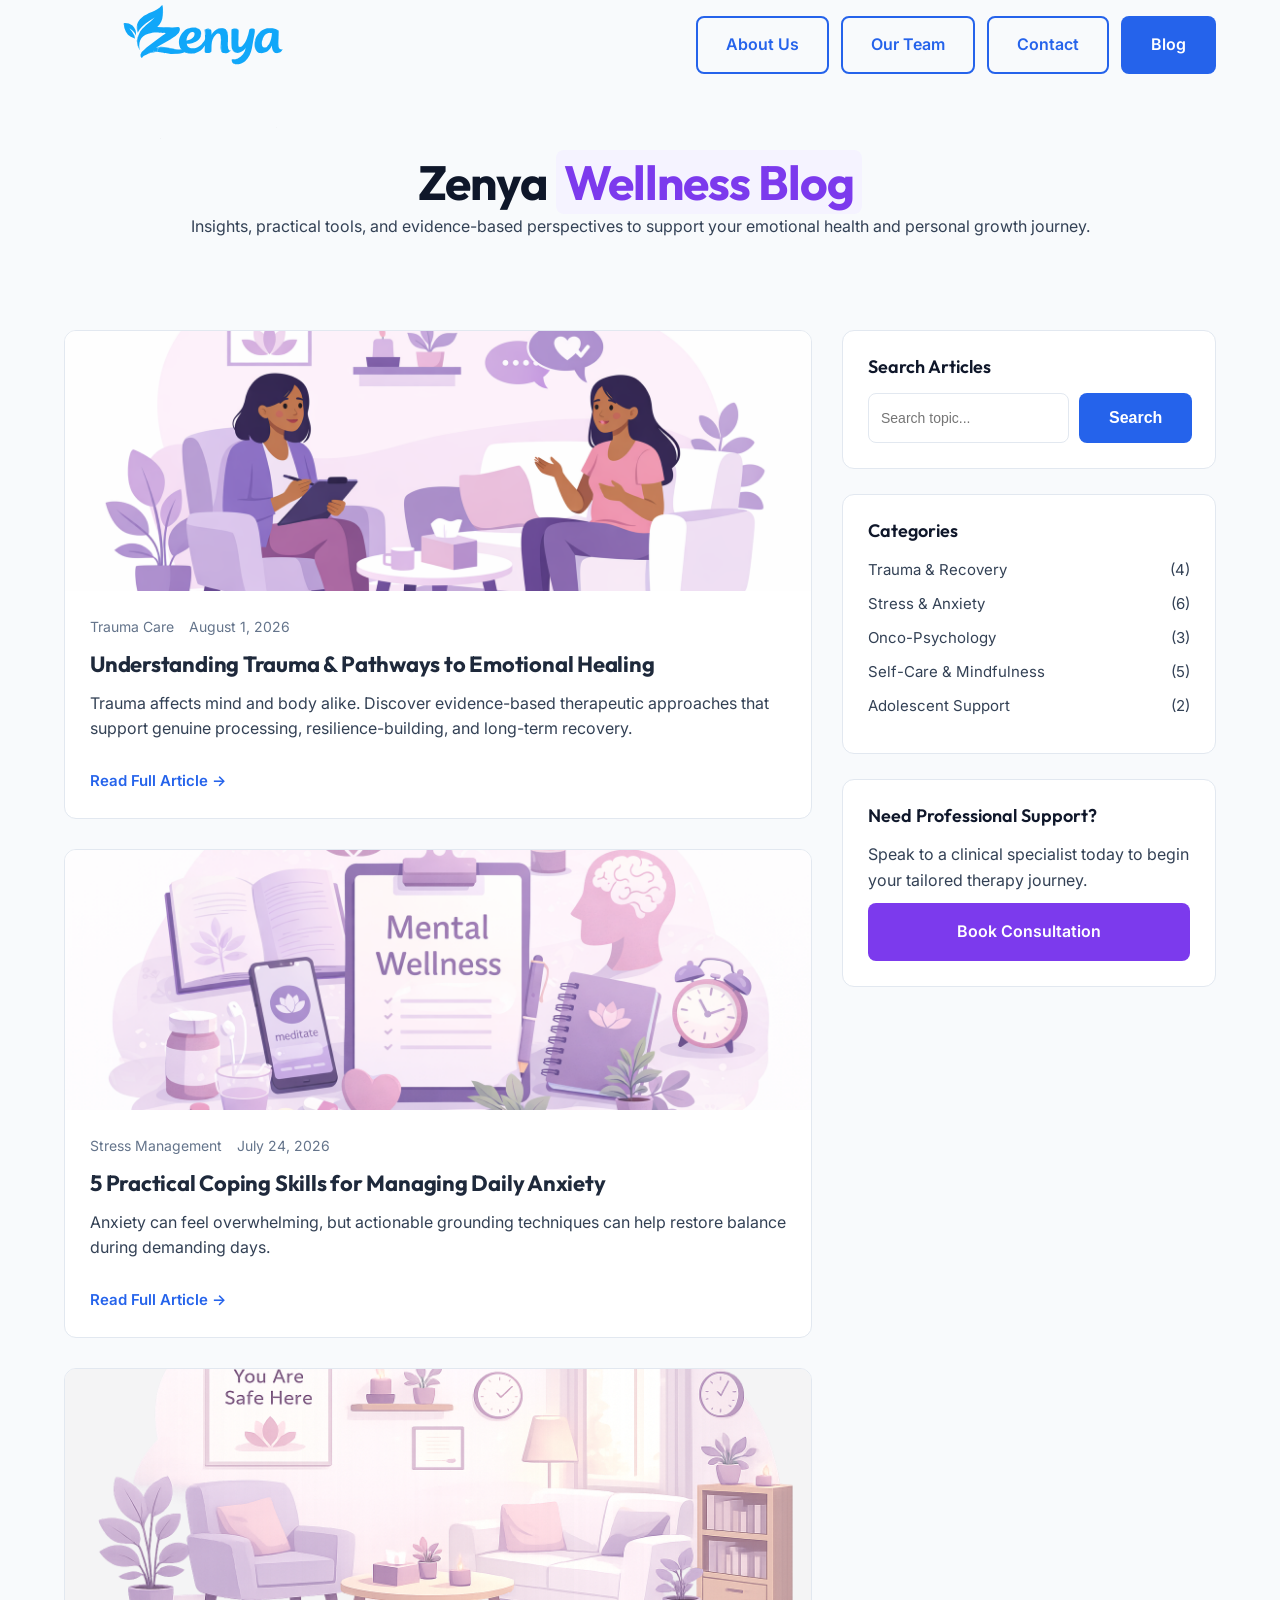
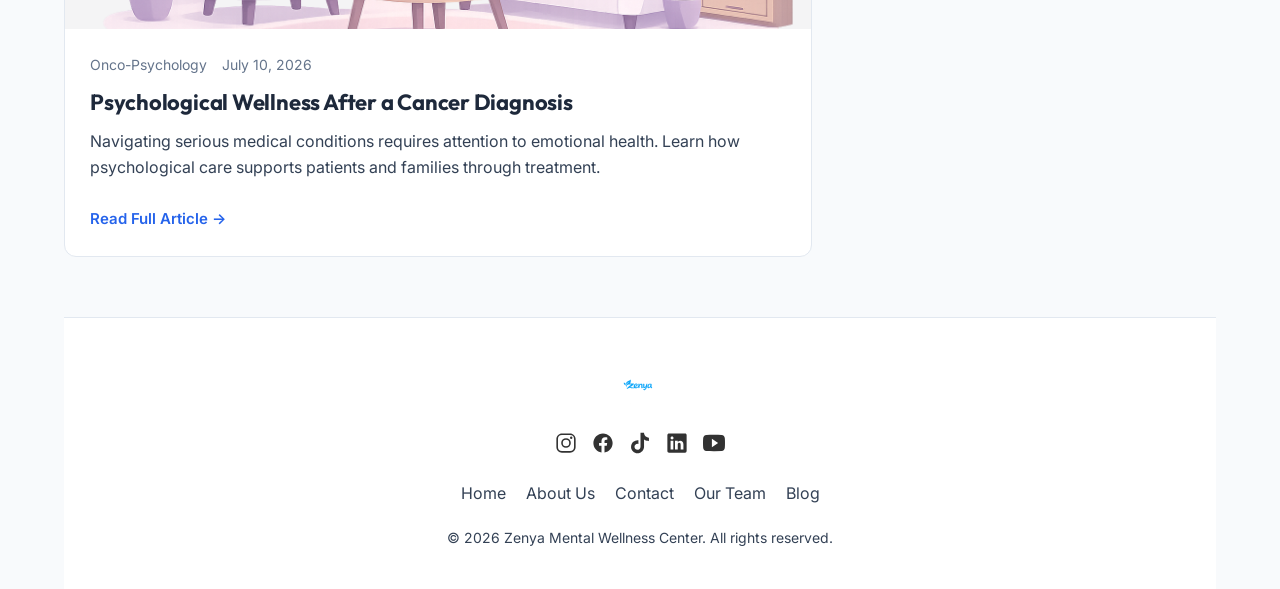
<file: zenya-blog.html>
<!DOCTYPE html>
<html lang="en">
<head>
    <meta charset="UTF-8">
    <meta name="viewport" content="width=device-width, initial-scale=1.0">
    <title>Zenya Blog | Mental Health & Wellness Insights</title>
    <link rel="icon" href="Zenya-Images/new-favicon.svg" type="image/svg">
    <link rel="stylesheet" href="zenya.css">
</head>
<body>

    <div class="container">
        <!-- Header / Navigation -->
        <header>
           <nav class="navbar">
    <a href="index.html">
        <img class="logo-md" src="Zenya-Images/Zenya-logo-newest.svg" alt="Zenya Logo">
    </a>

    <button class="hamburger" id="hamburger" aria-label="Toggle Navigation">
        <span></span>
        <span></span>
        <span></span>
    </button>

    <ul class="nav-btn-container" id="navMenu">
        <li><a class="btn btn-primary-outline" href="About-zenya.html">About Us</a></li>
        <li><a class="btn btn-primary-outline" href="our-team.html">Our Team</a></li>
        <li><a class="btn btn-primary-outline" href="contact-zenya.html">Contact</a></li>
        <li><a class="btn btn-primary" href="zenya-blog.html">Blog</a></li>
    </ul>
</nav>
        </header>

        <!-- Main Blog Section -->
        <main>
            <!-- Hero Header -->
            <section class="about-hero">
                <h1>Zenya <span class="highlight highlight-secondary">Wellness Blog</span></h1>
                <p>Insights, practical tools, and evidence-based perspectives to support your emotional health and personal growth journey.</p>
            </section>

            <!-- Main Layout: Articles + Sidebar -->
            <div class="blog-layout">
                
                <!-- Articles List -->
                <section class="blog-articles">
                    
                    <!-- Article Card 1 -->
                    <article class="blog-card">
                        <div class="blog-card-img">
                            <img src="Zenya-Images/personalised-therapy.png" alt="Understanding Trauma Recovery">
                        </div>
                        <div class="blog-card-body">
                            <div class="blog-meta">
                                <span class="badge badge-primary">Trauma Care</span>
                                <time>August 1, 2026</time>
                            </div>
                            <h2>Understanding Trauma & Pathways to Emotional Healing</h2>
                            <p>Trauma affects mind and body alike. Discover evidence-based therapeutic approaches that support genuine processing, resilience-building, and long-term recovery.</p>
                            <a href="#" class="read-more">Read Full Article &rarr;</a>
                        </div>
                    </article>

                    <!-- Article Card 2 -->
                    <article class="blog-card">
                        <div class="blog-card-img">
                            <img src="Zenya-Images/tools.png" alt="Navigating Stress">
                        </div>
                        <div class="blog-card-body">
                            <div class="blog-meta">
                                <span class="badge badge-secondary">Stress Management</span>
                                <time>July 24, 2026</time>
                            </div>
                            <h2>5 Practical Coping Skills for Managing Daily Anxiety</h2>
                            <p>Anxiety can feel overwhelming, but actionable grounding techniques can help restore balance during demanding days.</p>
                            <a href="#" class="read-more">Read Full Article &rarr;</a>
                        </div>
                    </article>

                    <!-- Article Card 3 -->
                    <article class="blog-card">
                        <div class="blog-card-img">
                            <img src="Zenya-Images/safe&welcoming.png" alt="Supporting Loved Ones Facing Illness">
                        </div>
                        <div class="blog-card-body">
                            <div class="blog-meta">
                                <span class="badge badge-accent">Onco-Psychology</span>
                                <time>July 10, 2026</time>
                            </div>
                            <h2>Psychological Wellness After a Cancer Diagnosis</h2>
                            <p>Navigating serious medical conditions requires attention to emotional health. Learn how psychological care supports patients and families through treatment.</p>
                            <a href="#" class="read-more">Read Full Article &rarr;</a>
                        </div>
                    </article>

                </section>

                <!-- Blog Sidebar -->
                <aside class="blog-sidebar">
                    
                    <!-- Search Widget -->
                    <div class="sidebar-widget">
                        <h3>Search Articles</h3>
                        <div class="search-box">
                            <input type="text" placeholder="Search topic...">
                            <button class="btn btn-primary btn-sm">Search</button>
                        </div>
                    </div>

                    <!-- Categories Widget -->
                    <div class="sidebar-widget">
                        <h3>Categories</h3>
                        <ul class="widget-list">
                            <li><a href="#">Trauma & Recovery <span>(4)</span></a></li>
                            <li><a href="#">Stress & Anxiety <span>(6)</span></a></li>
                            <li><a href="#">Onco-Psychology <span>(3)</span></a></li>
                            <li><a href="#">Self-Care & Mindfulness <span>(5)</span></a></li>
                            <li><a href="#">Adolescent Support <span>(2)</span></a></li>
                        </ul>
                    </div>

                    <!-- CTA Widget -->
                    <div class="sidebar-widget widget-cta">
                        <h3>Need Professional Support?</h3>
                        <p>Speak to a clinical specialist today to begin your tailored therapy journey.</p>
                        <a href="contact-zenya.html" class="btn btn-secondary" style="width: 100%;">Book Consultation</a>
                    </div>

                </aside>
            </div>
        </main>

        <!-- Footer -->
        <footer class="footer">
            <a href="index.html"><img class="logo-sm" src="Zenya-Images/Zenya-logo-newest.svg" alt="Zenya logo"></a>
            <div class="social-icons-container">
                <a href="https://www.instagram.com"><img class="social-icons" src="Zenya-Images/instagram.svg" alt="Instagram"></a>
                <a href="https://www.facebook.com"><img class="social-icons" src="Zenya-Images/facebook.svg" alt="Facebook"></a>
                <a href="https://www.tiktok.com"><img class="social-icons" src="Zenya-Images/tiktok.svg" alt="TikTok"></a>
                <a href="https://www.linkedin.com"><img class="social-icons" src="Zenya-Images/linkedin.svg" alt="LinkedIn"></a>
                <a href="https://www.youtube.com"><img class="social-icons" src="Zenya-Images/youtube.svg" alt="YouTube"></a>
            </div>
            <div class="footer-links-container">
                <a href="index.html">Home</a>
                <a href="About-zenya.html">About Us</a>
                <a href="contact-zenya.html">Contact</a>
                <a href="our-team.html">Our Team</a>
                <a href="zenya-blog.html">Blog</a>
            </div>
            <p style="font-size: 1.4rem;">&copy; 2026 Zenya Mental Wellness Center. All rights reserved.</p>
        </footer>
    </div>

    <script src="zenya.js"></script>
</body>
</html>
</file>
<file: zenya.css>
/* =====================================================
   ZENYA MENTAL WELLNESS - MODERN STYLESHEET
===================================================== */

@import url('https://fonts.googleapis.com/css2?family=Inter:wght@300;400;500;600;700&family=Outfit:wght@400;500;600;700&display=swap');

:root {
  /* Colors */
  --primary: #2563eb;
  --primary-hover: #1d4ed8;
  --primary-light: #eff6ff;
  
  --secondary: #7c3aed;
  --secondary-hover: #6d28d9;
  --secondary-light: #f5f3ff;

  --accent: #f97316;
  --accent-light: #fff7ed;

  --neutral-dark: #0f172a;
  --neutral-body: #334155;
  --neutral-muted: #64748b;
  --neutral-light: #f8fafc;
  --neutral-border: #e2e8f0;
  --white: #ffffff;

  /* Typography */
  --font-heading: 'Outfit', sans-serif;
  --font-body: 'Inter', sans-serif;

  /* Elevation & Borders */
  --radius-sm: 8px;
  --radius-md: 12px;
  --radius-lg: 20px;
  --shadow-sm: 0 1px 3px rgba(0, 0, 0, 0.05);
  --shadow-md: 0 4px 12px rgba(0, 0, 0, 0.05), 0 1px 3px rgba(0, 0, 0, 0.08);
  --shadow-lg: 0 12px 24px -4px rgba(0, 0, 0, 0.08), 0 4px 6px -2px rgba(0, 0, 0, 0.03);

  --transition: all 0.3s cubic-bezier(0.4, 0, 0.2, 1);
}

/* Reset */
*, *::before, *::after {
  margin: 0;
  padding: 0;
  box-sizing: border-box;
}

html {
  font-size: 62.5%;
  scroll-behavior: smooth;
}

body {
  font-family: var(--font-body);
  font-size: 1.6rem;
  color: var(--neutral-body);
  line-height: 1.6;
  background-color: var(--neutral-light);
}

.container {
  max-width: 1200px;
  width: 90%;
  margin: 0 auto;
}

/* Typography */
h1, h2, h3, h4 {
  font-family: var(--font-heading);
  color: var(--neutral-dark);
  line-height: 1.25;
}

h1 { font-size: 4.8rem; font-weight: 700; letter-spacing: -0.02em; }
h2 { font-size: 3.6rem; font-weight: 700; letter-spacing: -0.01em; }
h3 { font-size: 2.4rem; font-weight: 600; }
h4 { font-size: 2.0rem; font-weight: 600; }

p { margin-bottom: 1rem; }

a { text-decoration: none; color: inherit; transition: var(--transition); }
ul { list-style: none; }

/* Dynamic Highlights */
.highlight {
  display: inline-block;
  padding: 0.2rem 0.8rem;
  border-radius: var(--radius-sm);
}
.highlight-primary { background-color: var(--primary-light); color: var(--primary); }
.highlight-secondary { background-color: var(--secondary-light); color: var(--secondary); }
.highlight-tertiary { background-color: var(--accent-light); color: var(--accent); }

/* Buttons */
.btn {
  display: inline-flex;
  align-items: center;
  justify-content: center;
  padding: 1.4rem 2.8rem;
  font-size: 1.6rem;
  font-weight: 600;
  border-radius: var(--radius-sm);
  cursor: pointer;
  transition: var(--transition);
  border: 2px solid transparent;
}

.btn-primary {
  background-color: var(--primary);
  color: var(--white);
}
.btn-primary:hover {
  background-color: var(--primary-hover);
  transform: translateY(-2px);
  box-shadow: var(--shadow-md);
}

.btn-secondary {
  background-color: var(--secondary);
  color: var(--white);
}
.btn-secondary:hover {
  background-color: var(--secondary-hover);
  transform: translateY(-2px);
  box-shadow: var(--shadow-md);
}

.btn-primary-outline {
  border-color: var(--primary);
  color: var(--primary);
  background-color: transparent;
}
.btn-primary-outline:hover {
  background-color: var(--primary);
  color: var(--white);
}

/* Header & Navbar */

/* =====================================================
   HEADER & NAVBAR (FIXED & RESPONSIVE)
===================================================== */
.navbar {
  display: flex;
  align-items: center;
  justify-content: space-between;
  height: 90px;
  padding: 1rem 0;
}

.logo-md { 
  height: 200px; 
  width: auto; 
  margin-left: 0;
}

.logo-sm { 
  height: 36px; 
  width: auto; 
}

.nav-btn-container {
  display: flex;
  align-items: center;
  gap: 1.2rem;
  list-style: none;
  margin: 0;
  padding: 0;
}

.nav-btn-container li {
  list-style: none;
}

/* Mobile Hamburger Toggle */
.hamburger {
  display: none;
  flex-direction: column;
  gap: 5px;
  background: transparent;
  border: none;
  cursor: pointer;
  z-index: 1000;
}

.hamburger span {
  width: 25px;
  height: 3px;
  background-color: var(--neutral-dark);
  border-radius: 2px;
  transition: var(--transition);
}

/* Mobile & Tablet Drawer */
@media (max-width: 900px) {
  .hamburger { 
    display: flex; 
  }

  .nav-btn-container {
    position: fixed;
    top: 90px;
    left: 0;
    width: 100%;
    background-color: var(--white);
    flex-direction: column;
    padding: 3rem 2rem;
    box-shadow: var(--shadow-md);
    transform: translateY(-150%);
    transition: var(--transition);
    z-index: 999;
  }

  .nav-btn-container.active { 
    transform: translateY(0); 
  }

  .nav-btn-container li,
  .nav-btn-container a {
    width: 100%;
    text-align: center;
  }
}
/* Hero Section */
.hero-section {
  padding: 8rem 0 6rem;
  text-align: center;
  max-width: 900px;
  margin: 0 auto;
}

#hero-heading { margin-bottom: 2rem; }
#hero-paragraph {
  font-size: 2rem;
  color: var(--neutral-muted);
  margin-bottom: 3.5rem;
}
.hero-links {
  display: flex;
  justify-content: center;
  gap: 1.5rem;
}

/* What to Expect / Services Section */
.expect-section { padding: 6rem 0; }
.expect-main-heading { text-align: center; margin-bottom: 4rem; }

.expect-grid {
  max-width: 1200px;
  width: 90%;
  margin: 0 auto;
  display: grid;
  grid-template-columns: repeat(3, 1fr);
  gap: 2.5rem;
}

.expect-card {
  background: var(--white);
  padding: 3.5rem 2.5rem;
  border-radius: var(--radius-md);
  box-shadow: var(--shadow-sm);
  border: 1px solid var(--neutral-border);
  transition: var(--transition);
  display: flex;
  flex-direction: column;
  align-items: center;
  text-align: center;
}
.expect-card:hover {
  transform: translateY(-6px);
  box-shadow: var(--shadow-lg);
  border-color: transparent;
}
.expect-img {
  width: 72px;
  height: 72px;
  margin-bottom: 2rem;
  object-fit: contain;
}
.expect-heading { margin-bottom: 1.2rem; color: var(--secondary); }

/* About & Team Sections */
.about-hero { text-align: center; padding: 6rem 0 4rem; }
.about-card, .info-box, .service-card, .value-card, .resource-card {
  background: var(--white);
  border-radius: var(--radius-md);
  padding: 3rem;
  box-shadow: var(--shadow-sm);
  border: 1px solid var(--neutral-border);
  transition: var(--transition);
}

.about-card { border-top: 4px solid var(--secondary); margin-bottom: 3rem; }
.info-box { border-top: 4px solid var(--primary); }
.service-card { border-top: 4px solid var(--accent); }

.about-grid, .services-grid, .resource-grid {
  display: grid;
  grid-template-columns: repeat(2, 1fr);
  gap: 2.5rem;
  margin: 3rem 0;
}

.values-grid {
  display: grid;
  grid-template-columns: repeat(auto-fit, minmax(240px, 1fr));
  gap: 2rem;
}

/* Team Section */
.proprietors-section { padding: 6rem 0; }
.proprietor-card {
  display: flex;
  gap: 4rem;
  background: var(--white);
  border-radius: var(--radius-lg);
  padding: 4rem;
  box-shadow: var(--shadow-md);
  margin-bottom: 4rem;
  align-items: center;
}
.proprietor-card.reverse { flex-direction: row-reverse; }
.proprietor-img img {
  width: 220px;
  height: 220px;
  border-radius: 50%;
  object-fit: cover;
  box-shadow: var(--shadow-md);
}
.qualifications {
  font-weight: 600;
  color: var(--primary);
  margin-bottom: 1rem;
}

/* CTA Card */
.cta-section, .about-cta { padding: 6rem 0; }
.cta-card, .about-cta {
  background: linear-gradient(135deg, var(--primary) 0%, var(--secondary) 100%);
  color: var(--white);
  border-radius: var(--radius-lg);
  padding: 6rem 3rem;
  text-align: center;
}
.cta-card h2, .about-cta h2 { color: var(--white); margin-bottom: 1.5rem; }

/* Contact Page */

/* =========================
   CONTACT PAGE STYLES
========================= */

.contact-info-section,
.contact-form-section,
.faq-section {
    max-width: 1000px;
    margin: 0 auto 8rem;
}

.contact-header-text {
    text-align: center;
    margin-bottom: 4rem;
}

.contact-header-text h2 {
    margin-bottom: 1.5rem;
    color: var(--grey-shade);
}

.contact-header-text p {
    max-width: 800px;
    margin: 0 auto;
    font-size: 1.8rem;
    color: var(--grey-base);
}

/* Contact Info Cards Grid */
.contact-grid {
    display: grid;
    grid-template-columns: repeat(2, 1fr);
    gap: 2.5rem;
}

.contact-card {
    background-color: var(--grey-tint); /* Pebble */
    padding: 3rem 2.5rem;
    border-radius: 16px;
    border-top: 4px solid var(--secondary-base);
    box-shadow: 0 6px 15px rgba(0, 0, 0, 0.04);
    transition: transform 0.3s ease, box-shadow 0.3s ease;
}

.contact-card:hover {
    transform: translateY(-5px);
    box-shadow: 0 10px 25px rgba(0, 0, 0, 0.08);
}

.contact-card h3 {
    font-size: 2.2rem;
    color: var(--secondary-shade);
    margin-bottom: 1rem;
}

.contact-card p {
    font-size: 1.8rem;
    color: var(--grey-base);
    line-height: 1.5;
}

/* Contact Form Section */
.contact-form-section {
    background-color: var(--white);
    padding: 4rem;
    border-radius: 20px;
    box-shadow: 0 10px 30px rgba(0, 0, 0, 0.06);
    border: 1px solid #e9ecef;
}

.contact-form-section h2 {
    text-align: center;
    margin-bottom: 3rem;
    color: var(--grey-shade);
}

.contact-form {
    display: flex;
    flex-direction: column;
    gap: 2rem;
}

.form-group {
    display: flex;
    flex-direction: column;
    gap: 0.8rem;
}

.form-group label {
    font-size: 1.6rem;
    font-weight: 700;
    color: var(--grey-shade);
}

.form-group input,
.form-group select,
.form-group textarea {
    padding: 1.4rem 1.8rem;
    border-radius: 10px;
    border: 1px solid #ced4da;
    font-size: 1.6rem;
    font-family: inherit;
    background-color: #fafafa;
    transition: all 0.3s ease;
}

.form-group input:focus,
.form-group select:focus,
.form-group textarea:focus {
    outline: none;
    border-color: var(--primary-base);
    background-color: var(--white);
    box-shadow: 0 0 0 4px rgba(51, 154, 240, 0.15);
}

/* FAQ Section */
.faq-section h2 {
    text-align: center;
    margin-bottom: 3.5rem;
    color: var(--grey-shade);
}

.faq-grid {
    display: flex;
    flex-direction: column;
    gap: 2rem;
}

.faq-item {
    background-color: var(--grey-tint);
    padding: 2.5rem 3rem;
    border-radius: 14px;
    border-left: 5px solid var(--primary-base);
}

.faq-item h3 {
    font-size: 2rem;
    color: var(--grey-shade);
    margin-bottom: 0.8rem;
}

.faq-item p {
    font-size: 1.7rem;
    color: var(--grey-base);
}

/* Responsive Breakpoints for Contact */
@media screen and (max-width: 768px) {
    .contact-grid {
        grid-template-columns: 1fr;
    }

    .contact-form-section {
        padding: 2.5rem 1.8rem;
    }
}
/* .contact-grid {
  display: grid;
  grid-template-columns: repeat(auto-fit, minmax(220px, 1fr));
  gap: 2rem;
  margin-top: 3rem;
}
.contact-grid div {
  background: var(--white);
  padding: 2.5rem;
  border-radius: var(--radius-md);
  border: 1px solid var(--neutral-border);
  text-align: center;
}
.contact-form {
  max-width: 650px;
  margin: 4rem auto 0;
  display: flex;
  flex-direction: column;
  gap: 2rem;
}
.form-group { display: flex; flex-direction: column; gap: 0.8rem; }
.form-group label { font-weight: 600; font-size: 1.4rem; }
.form-group input, .form-group textarea, .form-group select {
  padding: 1.2rem 1.6rem;
  border-radius: var(--radius-sm);
  border: 1px solid var(--neutral-border);
  font-family: inherit;
  font-size: 1.6rem;
}
.form-group input:focus, .form-group textarea:focus, .form-group select:focus {
  outline: none;
  border-color: var(--primary);
  box-shadow: 0 0 0 3px rgba(37, 99, 235, 0.15);
}

/* FAQ Item */
/* .faq-item { */
  /* background: var(--white);
  padding: 2.5rem;
  border-radius: var(--radius-md);
  border: 1px solid var(--neutral-border); */
  /* margin-bottom: 1.5rem; 
} */

/* Blog Layout */

/* ==========================================
   ZENYA BLOG LAYOUT & RESPONSIVE STYLES
========================================== */

/* Main Grid Layout */
.blog-layout {
    display: grid;
    grid-template-columns: 2fr 1fr;
    gap: 3rem;
    margin: 4rem 0;
    width: 100%;
}

/* Articles Column */
.blog-articles {
    display: flex;
    flex-direction: column;
    gap: 3rem;
    min-width: 0;
}

/* Article Card */
.blog-card {
    background: var(--white, #ffffff);
    border-radius: var(--radius-md, 12px);
    border: 1px solid var(--neutral-border, #e2e8f0);
    overflow: hidden;
    display: flex;
    flex-direction: column;
}

/* Image Container & Overflow Fix */
.blog-card-img {
    width: 100%;
    height: 260px;
    overflow: hidden;
    background-color: var(--pebble-bg, #f4f4f5);
}

.blog-card-img img {
    width: 100%;
    height: 100%;
    object-fit: cover;
    display: block;
    transition: transform 0.3s ease;
}

.blog-card:hover .blog-card-img img {
    transform: scale(1.03);
}

/* Card Body Typography */
.blog-card-body {
    padding: 2.5rem;
    display: flex;
    flex-direction: column;
    gap: 1.2rem;
}

.blog-meta {
    display: flex;
    align-items: center;
    gap: 1.5rem;
    font-size: 1.4rem;
    color: var(--text-muted, #64748b);
}

.blog-card-body h2 {
    font-size: 2.2rem;
    color: var(--graphite-header, #1e293b);
    line-height: 1.3;
}

.blog-card-body p {
    font-size: 1.6rem;
    color: var(--slate-text, #334155);
    line-height: 1.6;
}

.read-more {
    color: var(--primary, #2563eb);
    font-weight: 600;
    text-decoration: none;
    font-size: 1.5rem;
    margin-top: 0.5rem;
}

.read-more:hover {
    text-decoration: underline;
}

/* Sidebar Widgets */
.blog-sidebar {
    display: flex;
    flex-direction: column;
    gap: 2.5rem;
    min-width: 0;
}

.sidebar-widget {
    background: var(--white, #ffffff);
    padding: 2.5rem;
    border-radius: var(--radius-md, 12px);
    border: 1px solid var(--neutral-border, #e2e8f0);
}

.sidebar-widget h3 {
    font-size: 1.8rem;
    margin-bottom: 1.5rem;
}

.search-box {
    display: flex;
    gap: 1rem;
}

.search-box input {
    flex: 1;
    padding: 1rem 1.2rem;
    border-radius: var(--radius-sm, 6px);
    border: 1px solid var(--neutral-border, #e2e8f0);
    font-size: 1.4rem;
}

.widget-list {
    list-style: none;
    padding: 0;
    margin: 0;
}

.widget-list li {
    margin-bottom: 1rem;
}

.widget-list a {
    text-decoration: none;
    color: var(--slate-text, #334155);
    display: flex;
    justify-content: space-between;
    font-size: 1.5rem;
}

.widget-list a:hover {
    color: var(--primary, #2563eb);
}

/* ==========================================
   RESPONSIVE BREAKPOINTS (Tablet & Mobile)
========================================== */

@media screen and (max-width: 900px) {
    .blog-layout {
        grid-template-columns: 1fr;
        gap: 3.5rem;
    }

    .blog-card-img {
        height: 220px;
    }

    .blog-sidebar {
        margin-top: 1rem;
    }
}

@media screen and (max-width: 600px) {
    .blog-card-body {
        padding: 1.8rem;
    }

    .blog-card-body h2 {
        font-size: 1.8rem;
    }

    .blog-card-img {
        height: 180px;
    }

    .search-box {
        flex-direction: column;
    }

    .search-box button {
        width: 100%;
    }
}
/* Footer */
footer {
  background: var(--white);
  border-top: 1px solid var(--neutral-border);
  padding: 5rem 0 3rem;
  margin-top: 6rem;
}
.footer {
  display: flex;
  flex-direction: column;
  align-items: center;
  gap: 2rem;
  text-align: center;
}
.social-icons-container { display: flex; gap: 1.5rem; }
.social-icons { width: 22px; height: 22px; transition: var(--transition); opacity: 0.8; }
.social-icons:hover { opacity: 1; transform: translateY(-2px); }
.footer-links-container { display: flex; gap: 2rem; flex-wrap: wrap; }
.footer-links-container a:hover { color: var(--primary); }

/* Mobile Responsiveness */
@media (max-width: 900px) {
  html { font-size: 56.25%; }
  .about-grid, .services-grid, .resource-grid, .blog-content-wrapper { grid-template-columns: 1fr; }
  .proprietor-card, .proprietor-card.reverse { flex-direction: column; text-align: center; padding: 3rem 2rem; }
  .hamburger { display: flex; }
  
  .nav-btn-container {
    position: fixed;
    top: 90px;
    left: 0;
    width: 100%;
    background-color: var(--white);
    flex-direction: column;
    padding: 3rem;
    box-shadow: var(--shadow-md);
    transform: translateY(-150%);
    transition: var(--transition);
  }
  .nav-btn-container.active { transform: translateY(0); }
}
/* =====================================================
   OUR TEAM PAGE STYLES & CARDS
===================================================== */

/* =========================================
   PROPRIETORS / TEAM SECTION (ORIGINAL REVISION)
========================================= */
.proprietors-section {
    max-width: 1200px;
    margin: 0 auto;
    padding: 4.0rem 0rem;
    display: flex;
    flex-direction: column;
    gap: 6.0rem;
}

.proprietor-card {
    display: flex;
    align-items: center;
    gap: 4.0rem;
    flex-wrap: wrap;
    background-color: var(--grey-tint); /* Pebble #f1f3f5 */
    padding: 3.5rem 3.0rem;
    border-radius: 16px;
    box-shadow: 0 6px 15px rgba(0,0,0,0.05);
    transition: transform 0.3s ease, box-shadow 0.3s ease;
}

.proprietor-card:hover {
    transform: translateY(-5px);
    box-shadow: 0 10px 25px rgba(0,0,0,0.1);
}

/* Alternating layout for Dennis */
.proprietor-card.reverse {
    flex-direction: row-reverse;
}

.proprietor-img img {
    width: 100%;
    max-width: 380px;
    border-radius: 12px;
    object-fit: cover;
    border: 3px solid var(--primary-base); /* Sky Blue border accent */
}

.proprietor-text {
    flex: 1;
}

.proprietor-text h2 {
    font-size: 3.2rem;
    font-weight: 700;
    line-height: 1.2;
    color: var(--grey-shade); /* Graphite */
    margin-bottom: 1rem;
}

.proprietor-text p {
    font-size: 1.8rem;
    line-height: 1.6;
    color: var(--grey-base); /* Slate */
}

.proprietor-text h2 span {
    background-color: var(--secondary-base); /* Lavender tag */
    color: var(--white);
    padding: 0.3rem 0.8rem;
    border-radius: 4px;
    font-size: 1.8rem;
    vertical-align: middle;
}

/* Mobile & Tablet Responsive Handling */
@media screen and (max-width: 900px) {
    .proprietor-card,
    .proprietor-card.reverse {
        flex-direction: column;
        text-align: center;
        padding: 3rem 2rem;
    }

    .proprietor-img img {
        max-width: 100%;
    }

    .proprietor-text {
        width: 100%;
    }
}
/* Tablet Layout (2 cards per row) */
@media screen and (max-width: 900px) {
    .expect-grid {
        grid-template-columns: repeat(2, 1fr);
    }
}

/* Mobile Layout (1 card per row) */
@media screen and (max-width: 600px) {
    .expect-grid {
        grid-template-columns: 1fr;
    }
}
</file>
